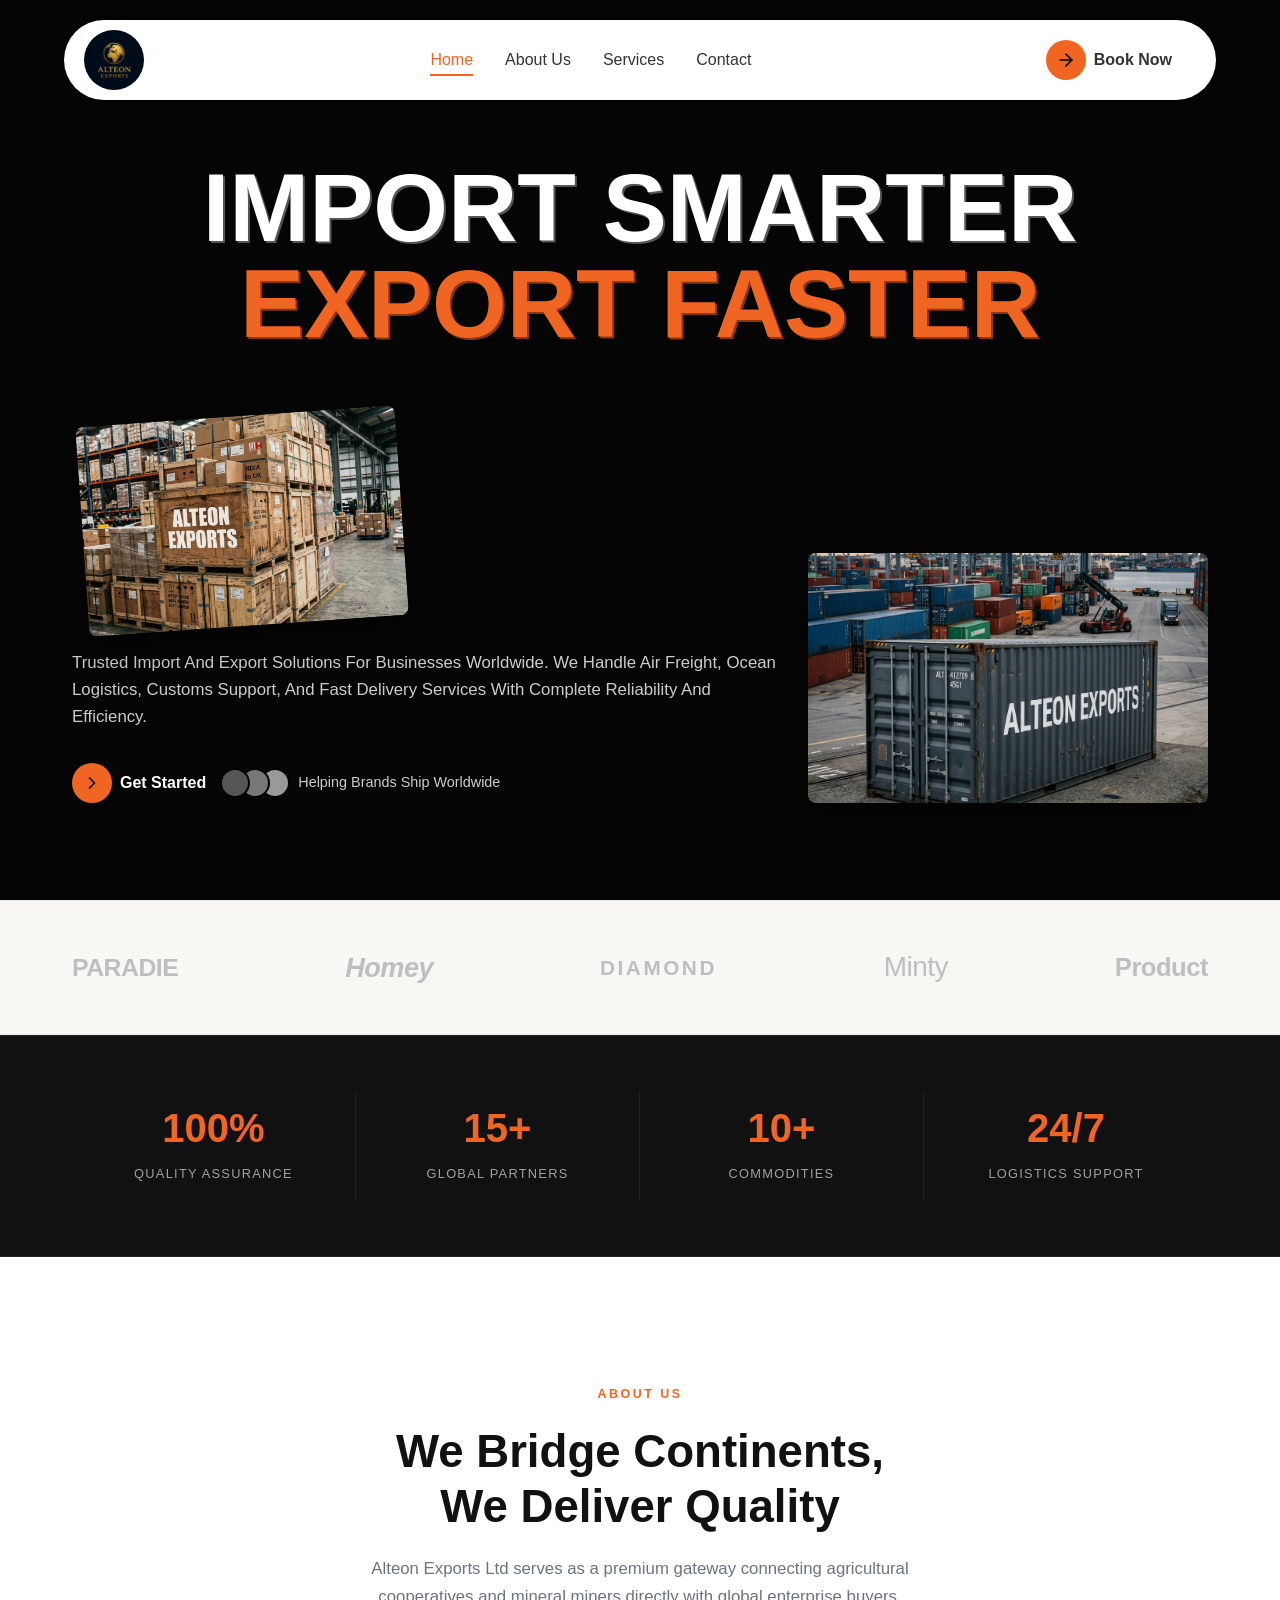
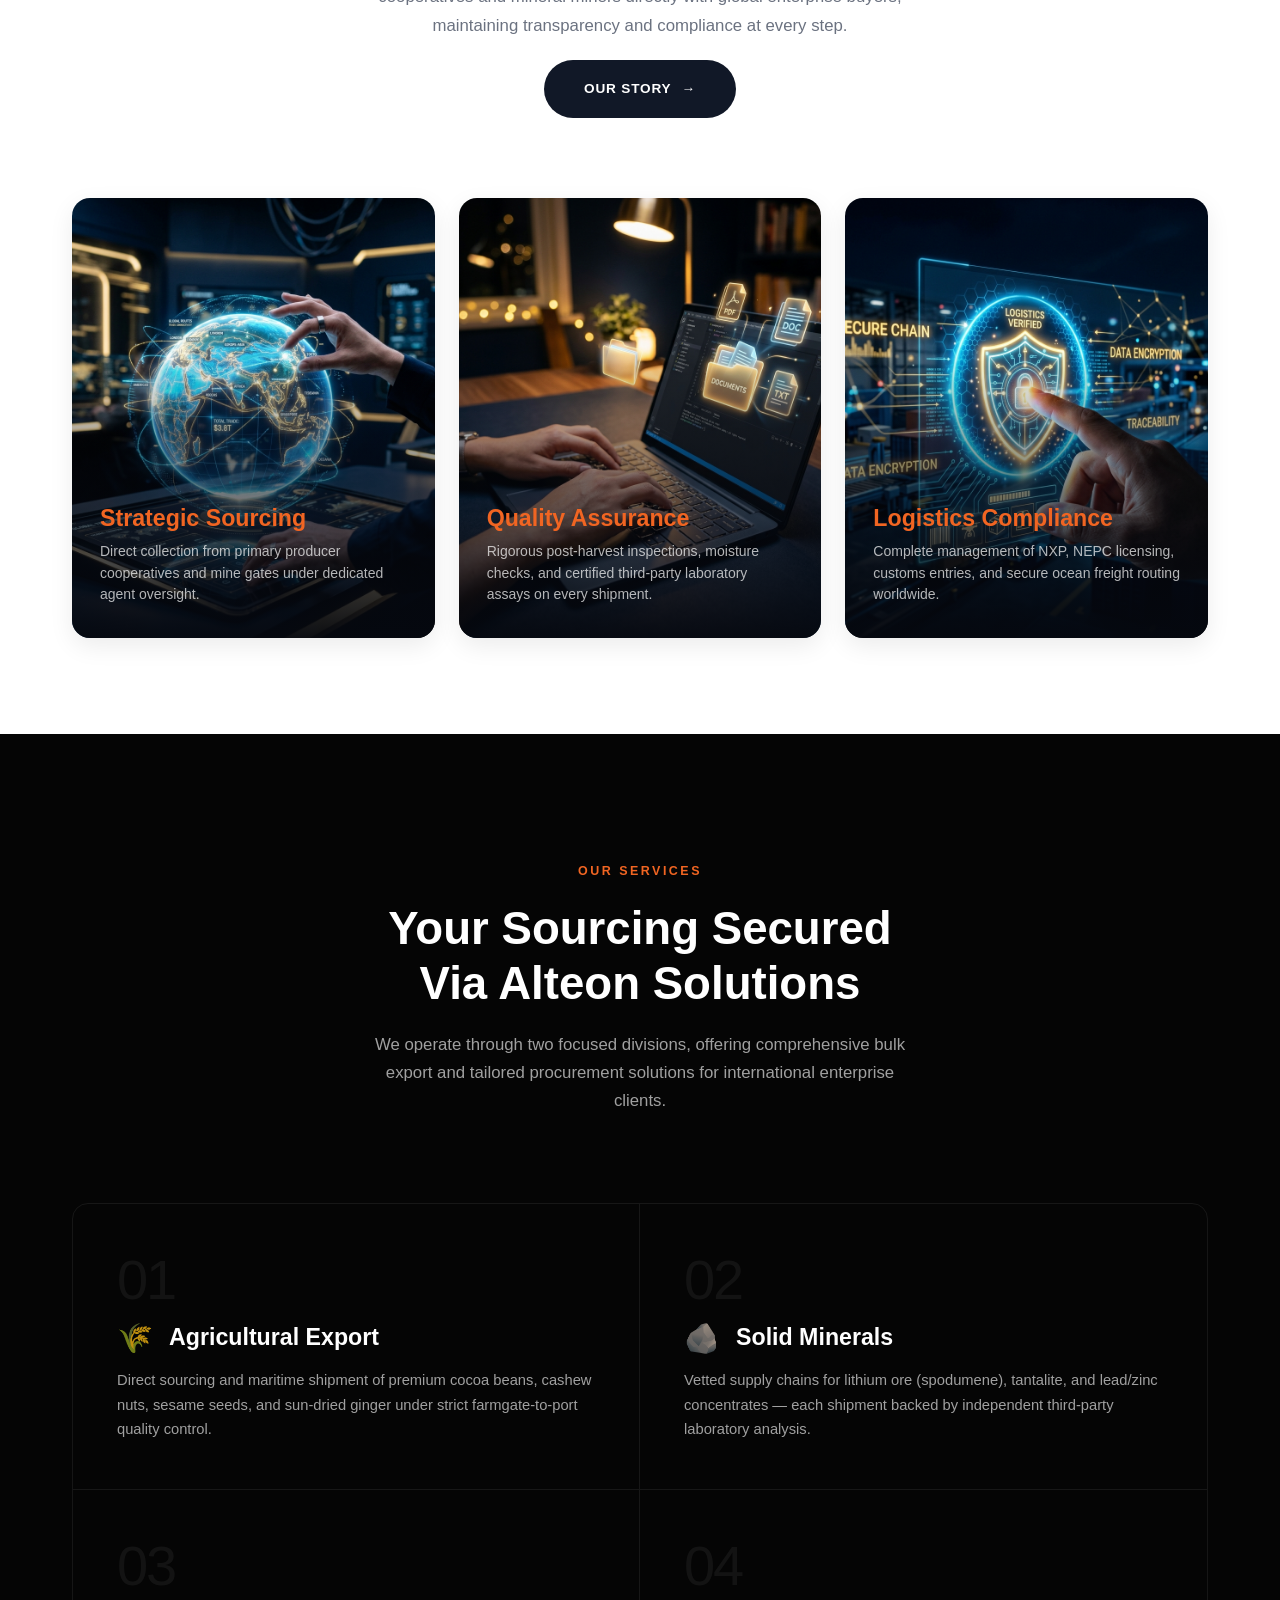
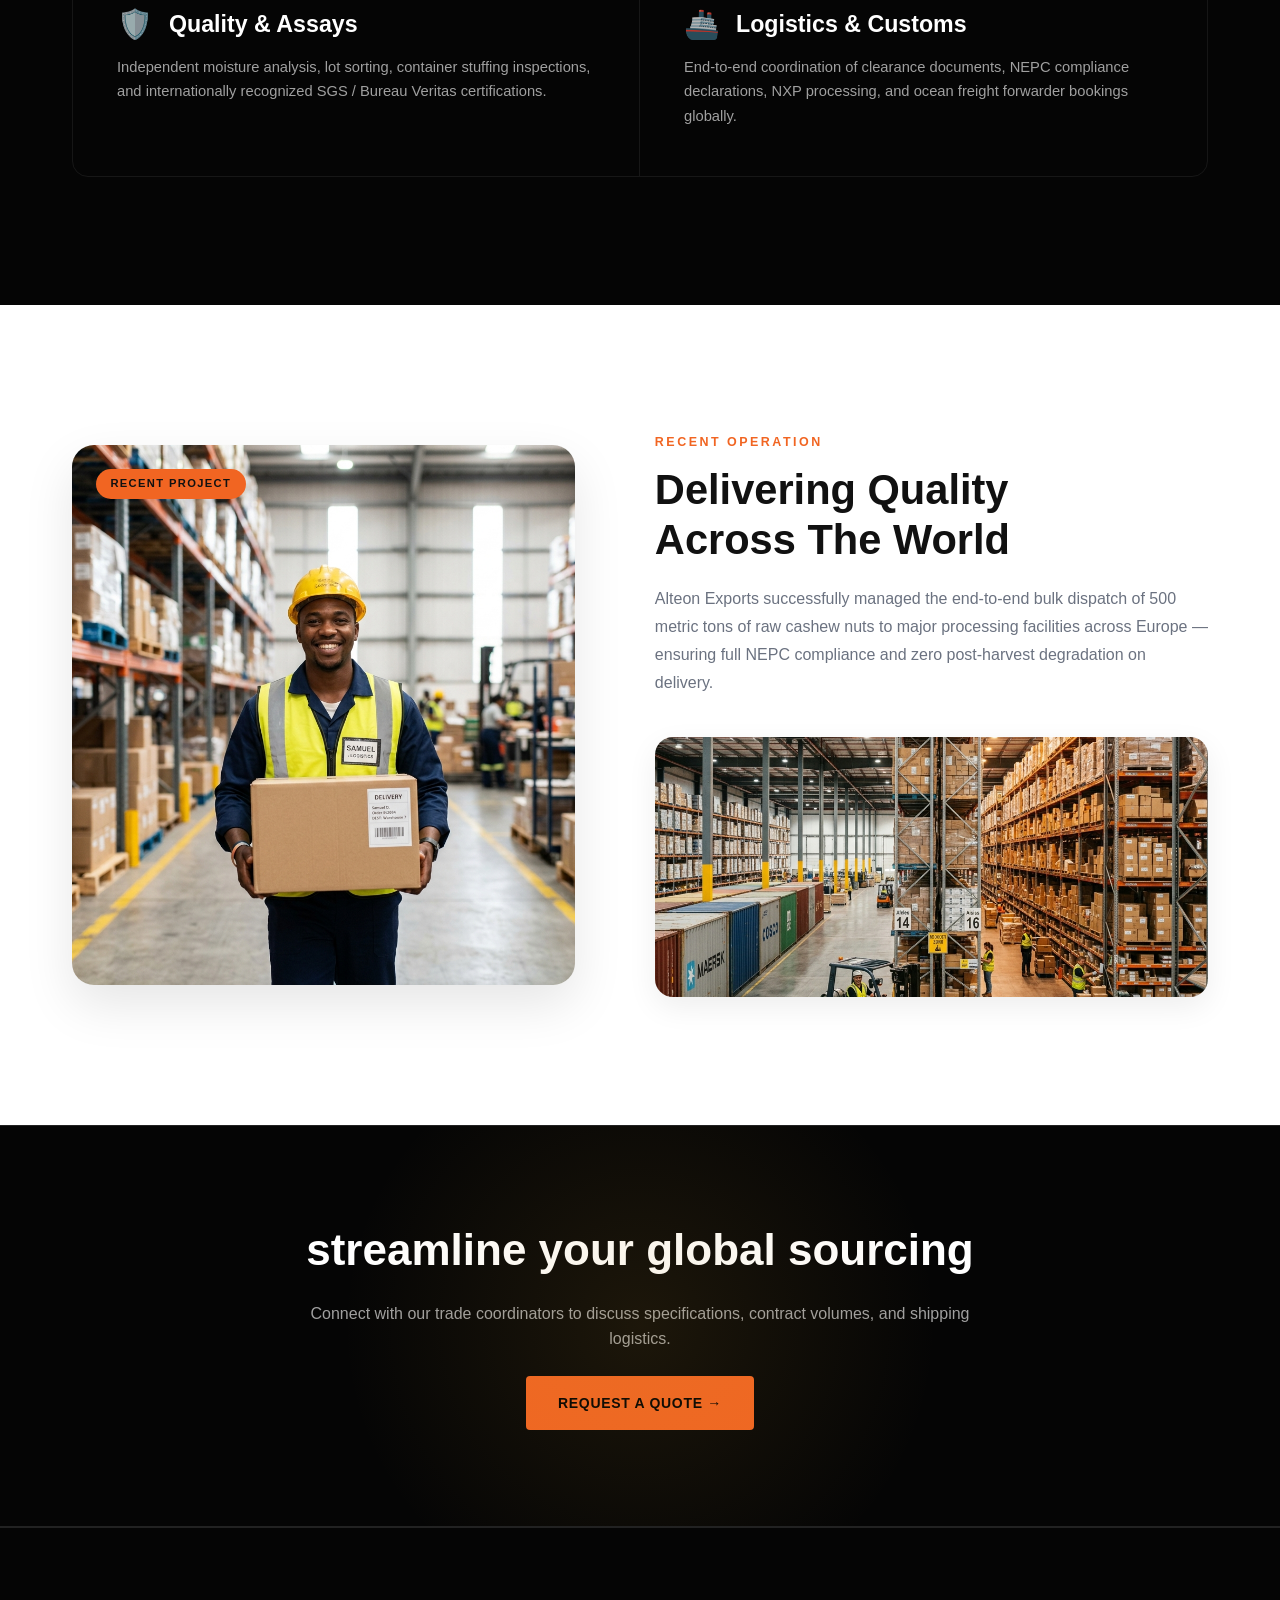
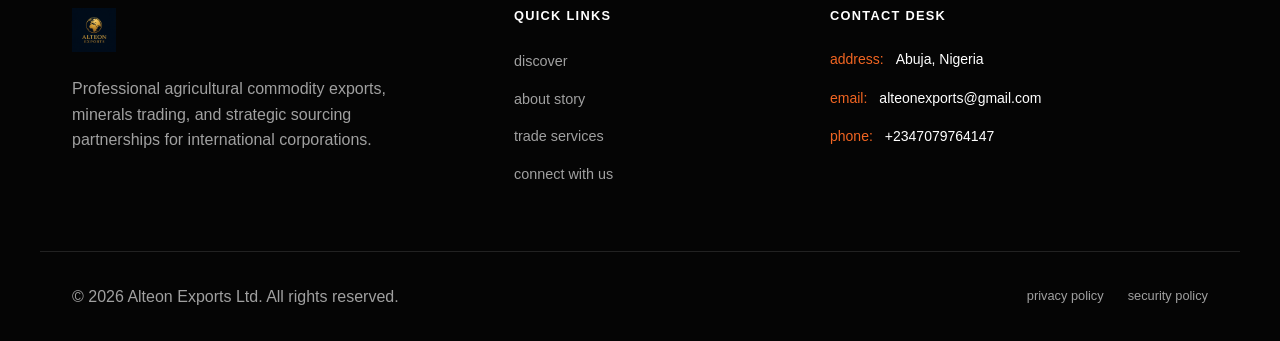
<file: index.html>
<!DOCTYPE html>
<html lang="en">

<head>
  <meta charset="UTF-8">
  <meta name="viewport" content="width=device-width, initial-scale=1.0">
  <title>Alteon Exports Ltd | Agricultural Commodities &amp; Minerals Trade</title>
  <meta name="description"
    content="Alteon Exports Ltd is a leading global procurement partner and exporter of high-quality raw agricultural materials and solid minerals from Nigeria.">

  <!-- Open Graph / Social Media Cards -->
  <meta property="og:title" content="Alteon Exports Ltd | Global Trade Partner">
  <meta property="og:description"
    content="Strategic global sourcing, manufacturer procurement, raw agricultural commodities, and solid mineral export solutions from Nigeria.">
  <meta property="og:type" content="website">
  <meta property="og:url" content="https://www.alteonexports.com/">
  <meta property="og:image" content="assets/logo.png">

  <!-- Canonical & Security Baseline -->
  <link rel="canonical" href="https://www.alteonexports.com/">
  <meta http-equiv="Content-Security-Policy"
    content="default-src 'self'; script-src 'self' 'sha256-5x9NrHytWgZO8uLjVEl2vetLKTkoj9x/YQ1RehA9EgM='; style-src 'self' 'unsafe-inline' https://fonts.googleapis.com; font-src 'self' https://fonts.gstatic.com data:; img-src 'self' data: https:; connect-src 'self' https:; frame-ancestors 'none'; form-action 'self' https:; base-uri 'self'; object-src 'none'; upgrade-insecure-requests;">
  <meta http-equiv="X-Content-Type-Options" content="nosniff">
  <meta http-equiv="Referrer-Policy" content="strict-origin-when-cross-origin">
  <meta http-equiv="Permissions-Policy"
    content="accelerometer=(), autoplay=(), camera=(), display-capture=(), encrypted-media=(), fullscreen=(self), geolocation=(), gyroscope=(), magnetometer=(), microphone=(), midi=(), payment=(), picture-in-picture=(), publickey-credentials-get=(), screen-wake-lock=(), sync-xhr=(self), usb=(), xr-spatial-tracking=(), browsing-topics=()">

  <!-- Style Sheets & Fonts -->
  <link rel="stylesheet" href="css/style.css">

  <!-- Schema.org Organization Data -->
  <script type="application/ld+json">
  {
    "@context": "https://schema.org",
    "@type": "Organization",
    "name": "Alteon Exports Ltd",
    "url": "https://www.alteonexports.com/",
    "logo": "https://www.alteonexports.com/assets/logo.png",
    "sameAs": [],
    "contactPoint": {
      "@type": "ContactPoint",
      "contactType": "Sales & Sourcing",
      "email": "info@alteonexports.com"
    }
  }
  </script>
</head>

<body>

  <!-- Accessible Skip Navigation Link -->
  <a href="#main-content" class="skip-link">Skip to main content</a>

  <!-- Header / Navigation Bar -->
  <header>
    <div class="container nav-wrapper">
      <a href="index.html" class="logo-container" aria-label="Alteon Exports Home">
        <img src="assets/logo.png" alt="Alteon Exports Ltd logo (Globe and Serif Typography)">
      </a>

      <nav aria-label="Main Navigation">
        <ul class="nav-list">
          <li><a href="index.html" class="nav-link active">Home</a></li>
          <li><a href="about.html" class="nav-link">About Us</a></li>
          <li><a href="services.html" class="nav-link">Services</a></li>
          <li><a href="contact.html" class="nav-link">Contact</a></li>
        </ul>
      </nav>

      <a href="contact.html" class="nav-cta">
        <div class="arrow-circle">
          <svg width="20" height="20" viewBox="0 0 24 24" fill="none" stroke="currentColor" stroke-width="2"
            stroke-linecap="round" stroke-linejoin="round">
            <line x1="5" y1="12" x2="19" y2="12"></line>
            <polyline points="12 5 19 12 12 19"></polyline>
          </svg>
        </div>
        Book Now
      </a>

      <button class="hamburger" aria-label="Toggle mobile menu" aria-controls="mobile-nav" aria-expanded="false">
        <span></span>
        <span></span>
        <span></span>
      </button>
    </div>
  </header>

  <!-- Mobile Slide-out Navigation Panel -->
  <div class="mobile-menu-backdrop" aria-hidden="true"></div>
  <nav id="mobile-nav" class="mobile-nav-panel" aria-label="Mobile Navigation">
    <ul class="mobile-nav-list">
      <li><a href="index.html" class="mobile-nav-link active">Home</a></li>
      <li><a href="about.html" class="mobile-nav-link">About Us</a></li>
      <li><a href="services.html" class="mobile-nav-link">Services</a></li>
      <li><a href="contact.html" class="mobile-nav-link">Contact</a></li>
    </ul>
    <a href="contact.html" class="btn btn-primary mobile-nav-cta">Get in Touch</a>
  </nav>

  <!-- Main Content Body -->
  <main id="main-content">

    <!-- Hero Section -->
    <section class="hero-new" aria-labelledby="hero-title">
      <div class="hero-main-container">

        <h1 id="hero-title" class="hero-main-title">
          <span class="hero-word-white">IMPORT SMARTER</span><br>
          <span class="hero-word-orange">EXPORT FASTER</span>
        </h1>

        <div class="hero-bottom-row">
          <!-- Left column: image + text -->
          <div class="hero-left-col">
            <div class="import-image-wrapper hero-img-import">
              <img src="assets/import_goods.png" alt="Import goods with Alteon Exports branding">
              <div class="import-overlay">IMPORT</div>
            </div>

            <div class="hero-text-block">
              <p class="hero-tagline">
                Trusted Import And Export Solutions For Businesses Worldwide. We Handle Air Freight, Ocean Logistics,
                Customs Support, And Fast Delivery Services With Complete Reliability And Efficiency.
              </p>
              <div class="hero-cta-row">
                <a href="services.html" class="hero-get-started">
                  <div class="hero-arrow-circle">
                    <svg width="20" height="20" viewBox="0 0 24 24" fill="none" stroke="currentColor" stroke-width="2"
                      stroke-linecap="round" stroke-linejoin="round">
                      <polyline points="9 18 15 12 9 6"></polyline>
                    </svg>
                  </div>
                  Get Started
                </a>
                <div class="hero-avatars">
                  <div class="hero-avatar-stack">
                    <div class="avatar av1"></div>
                    <div class="avatar av2"></div>
                    <div class="avatar av3"></div>
                  </div>
                  <span>Helping Brands Ship Worldwide</span>
                </div>
              </div>
            </div>
          </div>

          <!-- Right column: export image -->
          <div class="export-image-wrapper hero-img-export">
            <img src="assets/export_container.png" alt="Export container with Alteon Exports branding">
            <div class="export-overlay">EXPORT</div>
          </div>
        </div>

      </div>
    </section>

    <!-- Partner Logos Bar -->
    <section class="partner-logos-bar" aria-label="Key Trade Partners">
      <div class="container logos-container">
        <span class="partner-logo">PARADIE</span>
        <span class="partner-logo">Homey</span>
        <span class="partner-logo">DIAMOND</span>
        <span class="partner-logo">Minty</span>
        <span class="partner-logo">Product</span>
      </div>
    </section>

    <!-- Stats Strip -->
    <section class="stats-strip-new" aria-label="Key Performance Statistics">
      <div class="container">
        <div class="stat-grid">
          <div class="stat-item">
            <span class="stat-number">100%</span>
            <span class="stat-label">Quality Assurance</span>
          </div>
          <div class="stat-item">
            <span class="stat-number">15+</span>
            <span class="stat-label">Global Partners</span>
          </div>
          <div class="stat-item">
            <span class="stat-number">10+</span>
            <span class="stat-label">Commodities</span>
          </div>
          <div class="stat-item">
            <span class="stat-number">24/7</span>
            <span class="stat-label">Logistics Support</span>
          </div>
        </div>
      </div>
    </section>

    <!-- About Section -->
    <section class="about-section-new" aria-labelledby="about-heading">
      <div class="container">
        <div class="about-header-new">
          <span class="section-label-new">About us</span>
          <h2 id="about-heading" class="about-title-new">We Bridge Continents,<br>We Deliver Quality</h2>
          <p class="about-desc-new">
            Alteon Exports Ltd serves as a premium gateway connecting agricultural cooperatives and mineral miners
            directly with global enterprise buyers, maintaining transparency and compliance at every step.
          </p>
          <a href="about.html" class="btn-dark-pill">Our Story <span class="arrow">&rarr;</span></a>
        </div>

        <div class="about-cards-grid">
          <div class="about-card">
            <img src="assets/about_globe.png" alt="Strategic Sourcing visualization">
            <div class="about-card-overlay">
              <h3 class="about-card-title">Strategic Sourcing</h3>
              <p class="about-card-desc">Direct collection from primary producer cooperatives and mine gates under
                dedicated agent oversight.</p>
            </div>
          </div>

          <div class="about-card">
            <img src="assets/about_laptop.png" alt="Quality Assurance visualization">
            <div class="about-card-overlay">
              <h3 class="about-card-title">Quality Assurance</h3>
              <p class="about-card-desc">Rigorous post-harvest inspections, moisture checks, and certified third-party
                laboratory assays on every shipment.</p>
            </div>
          </div>

          <div class="about-card">
            <img src="assets/about_shield.png" alt="Logistics Compliance visualization">
            <div class="about-card-overlay">
              <h3 class="about-card-title">Logistics Compliance</h3>
              <p class="about-card-desc">Complete management of NXP, NEPC licensing, customs entries, and secure ocean
                freight routing worldwide.</p>
            </div>
          </div>
        </div>
      </div>
    </section>

    <!-- Services Section -->
    <section class="services-section-new" aria-labelledby="services-heading">
      <div class="container">
        <div class="services-header-new">
          <span class="section-label-new">our services</span>
          <h2 id="services-heading" class="services-title-new">Your Sourcing Secured<br>Via Alteon Solutions</h2>
          <p class="services-subtitle-new">
            We operate through two focused divisions, offering comprehensive bulk export and tailored procurement
            solutions for international enterprise clients.
          </p>
        </div>

        <div class="services-grid-new">
          <div class="service-card-new">
            <span class="service-card-new-num">01</span>
            <div class="service-card-new-header">
              <span class="service-card-new-icon">🌾</span>
              <h3 class="service-card-new-title">Agricultural Export</h3>
            </div>
            <p class="service-card-new-desc">
              Direct sourcing and maritime shipment of premium cocoa beans, cashew nuts, sesame seeds, and sun-dried
              ginger under strict farmgate-to-port quality control.
            </p>
          </div>

          <div class="service-card-new">
            <span class="service-card-new-num">02</span>
            <div class="service-card-new-header">
              <span class="service-card-new-icon">🪨</span>
              <h3 class="service-card-new-title">Solid Minerals</h3>
            </div>
            <p class="service-card-new-desc">
              Vetted supply chains for lithium ore (spodumene), tantalite, and lead/zinc concentrates — each shipment
              backed by independent third-party laboratory analysis.
            </p>
          </div>

          <div class="service-card-new">
            <span class="service-card-new-num">03</span>
            <div class="service-card-new-header">
              <span class="service-card-new-icon">🛡️</span>
              <h3 class="service-card-new-title">Quality &amp; Assays</h3>
            </div>
            <p class="service-card-new-desc">
              Independent moisture analysis, lot sorting, container stuffing inspections, and internationally recognized
              SGS / Bureau Veritas certifications.
            </p>
          </div>

          <div class="service-card-new">
            <span class="service-card-new-num">04</span>
            <div class="service-card-new-header">
              <span class="service-card-new-icon">🚢</span>
              <h3 class="service-card-new-title">Logistics &amp; Customs</h3>
            </div>
            <p class="service-card-new-desc">
              End-to-end coordination of clearance documents, NEPC compliance declarations, NXP processing, and ocean
              freight forwarder bookings globally.
            </p>
          </div>
        </div>
      </div>
    </section>

    <!-- Recent Operations Section -->
    <section class="recent-project-section" aria-labelledby="project-heading">
      <div class="container recent-project-grid">
        <div class="recent-project-img-left">
          <img src="assets/worker_cargo.png" alt="Logistics handler carrying a delivery package">
        </div>
        <div class="recent-project-content-right">
          <div class="project-header">
            <span class="section-label-new">Recent Operation</span>
            <h2 id="project-heading" class="project-title-new">Delivering Quality<br>Across The World</h2>
            <p class="recent-project-desc">
              Alteon Exports successfully managed the end-to-end bulk dispatch of 500 metric tons of raw cashew nuts to
              major processing facilities across Europe — ensuring full NEPC compliance and zero post-harvest
              degradation on delivery.
            </p>
          </div>
          <div class="recent-project-img-sub">
            <img src="assets/warehouse_interior.png" alt="Modern logistics warehouse interior with shelves">
          </div>
        </div>
      </div>
    </section>

    <!-- CTA Banner -->
    <section class="section-padding cta-banner-section" aria-labelledby="cta-home-heading">
      <div class="container">
        <div class="cta-banner-content">
          <h2 id="cta-home-heading" class="cta-banner-title">streamline your global sourcing</h2>
          <p>Connect with our trade coordinators to discuss specifications, contract volumes, and shipping logistics.
          </p>
          <a href="contact.html" class="btn btn-primary">Request a Quote &rarr;</a>
        </div>
      </div>
    </section>

  </main>

  <!-- Footer -->
  <footer>
    <div class="container footer-grid">
      <div class="footer-brand">
        <img src="assets/logo.png" alt="Alteon Exports Ltd Logo">
        <p class="footer-desc">Professional agricultural commodity exports, minerals trading, and strategic sourcing
          partnerships for international corporations.</p>
      </div>

      <div>
        <h3 class="footer-heading">quick links</h3>
        <ul class="footer-links">
          <li><a href="index.html">discover</a></li>
          <li><a href="about.html">about story</a></li>
          <li><a href="services.html">trade services</a></li>
          <li><a href="contact.html">connect with us</a></li>
        </ul>
      </div>

      <div>
        <h3 class="footer-heading">contact desk</h3>
        <ul class="footer-contact-list">
          <li class="footer-contact-item">
            <span>address:</span>
            <span>Abuja, Nigeria</span>
          </li>
          <li class="footer-contact-item">
            <span>email:</span>
            <a href="mailto:alteonexports@gmail.com">alteonexports@gmail.com</a>
          </li>
          <li class="footer-contact-item">
            <span>phone:</span>
            <a href="tel:+2347079764147">+2347079764147</a>
          </li>
        </ul>
      </div>
    </div>

    <div class="container footer-bottom">
      <p>&copy; 2026 Alteon Exports Ltd. All rights reserved.</p>
      <div class="footer-legal-links">
        <a href="privacy-policy.html">privacy policy</a>
        <a href="SECURITY.md">security policy</a>
      </div>
    </div>
  </footer>

  <script src="js/script.js"></script>
</body>

</html>
</file>
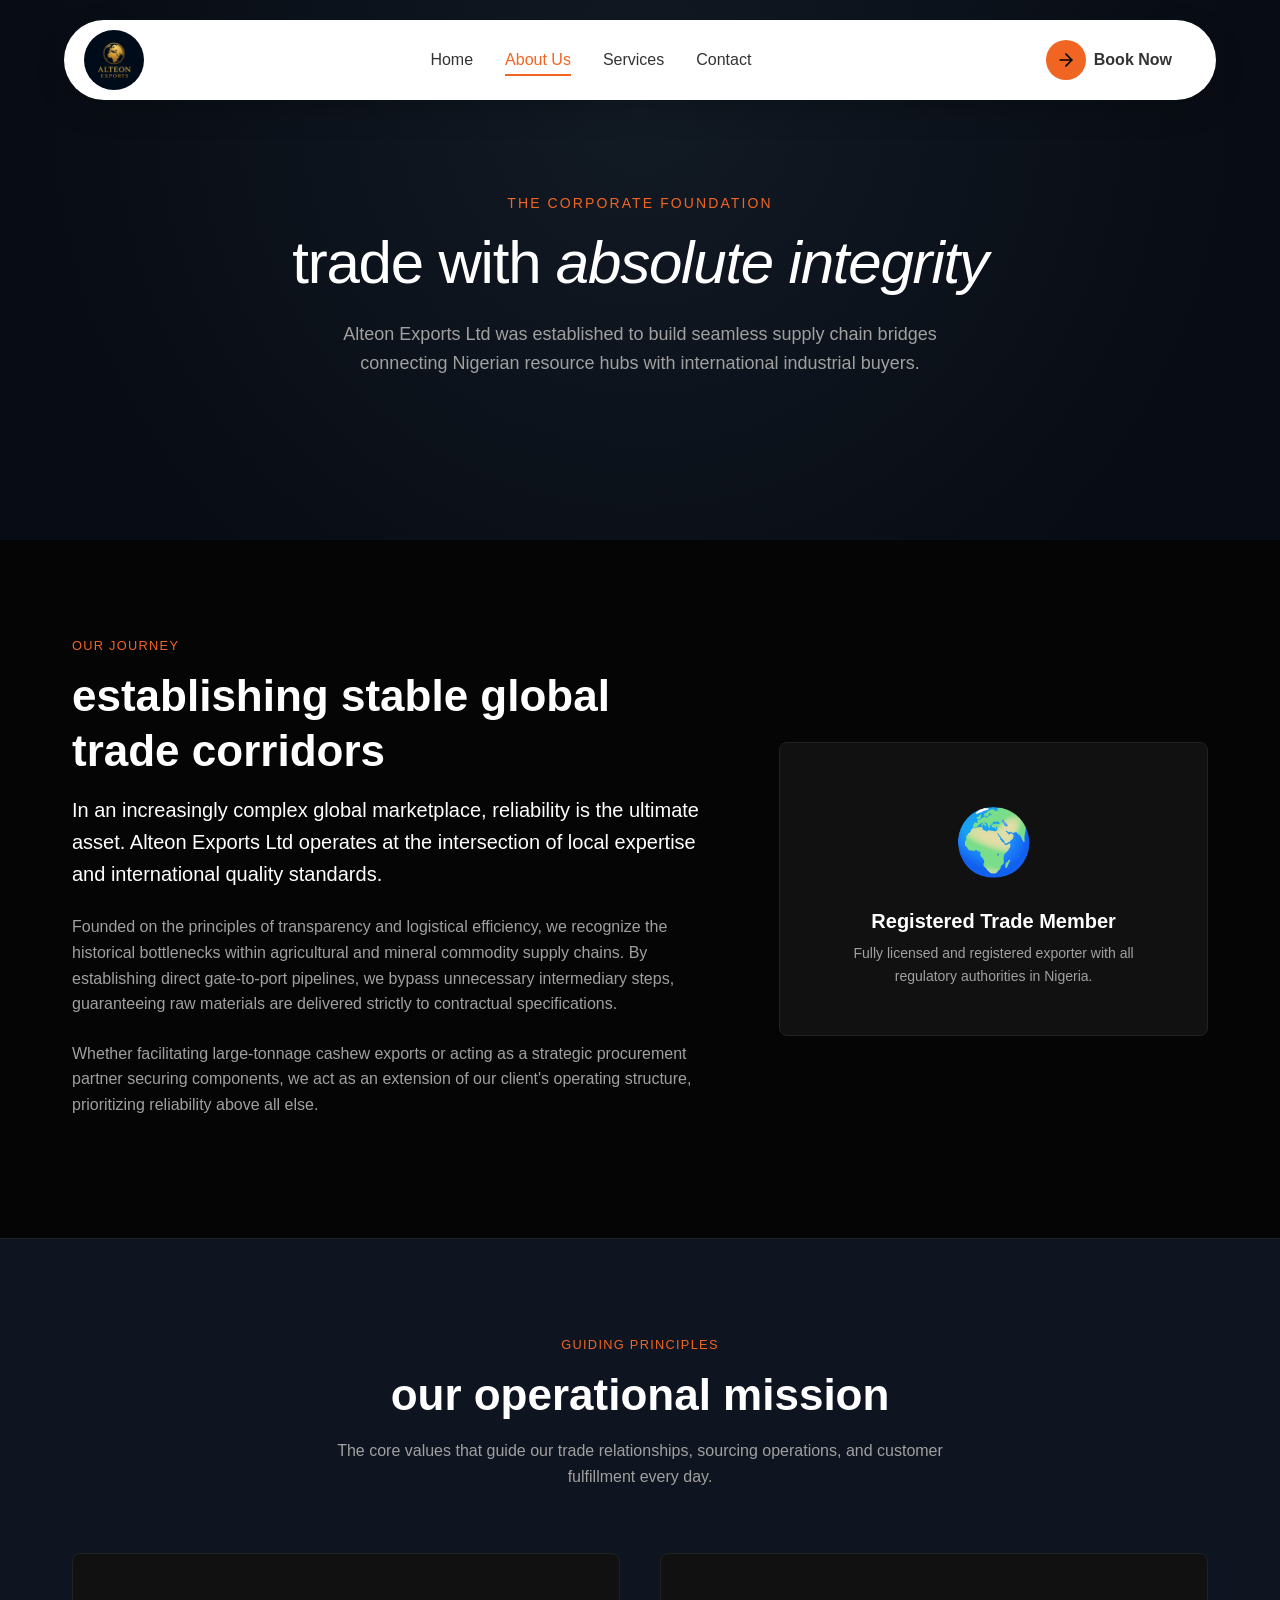
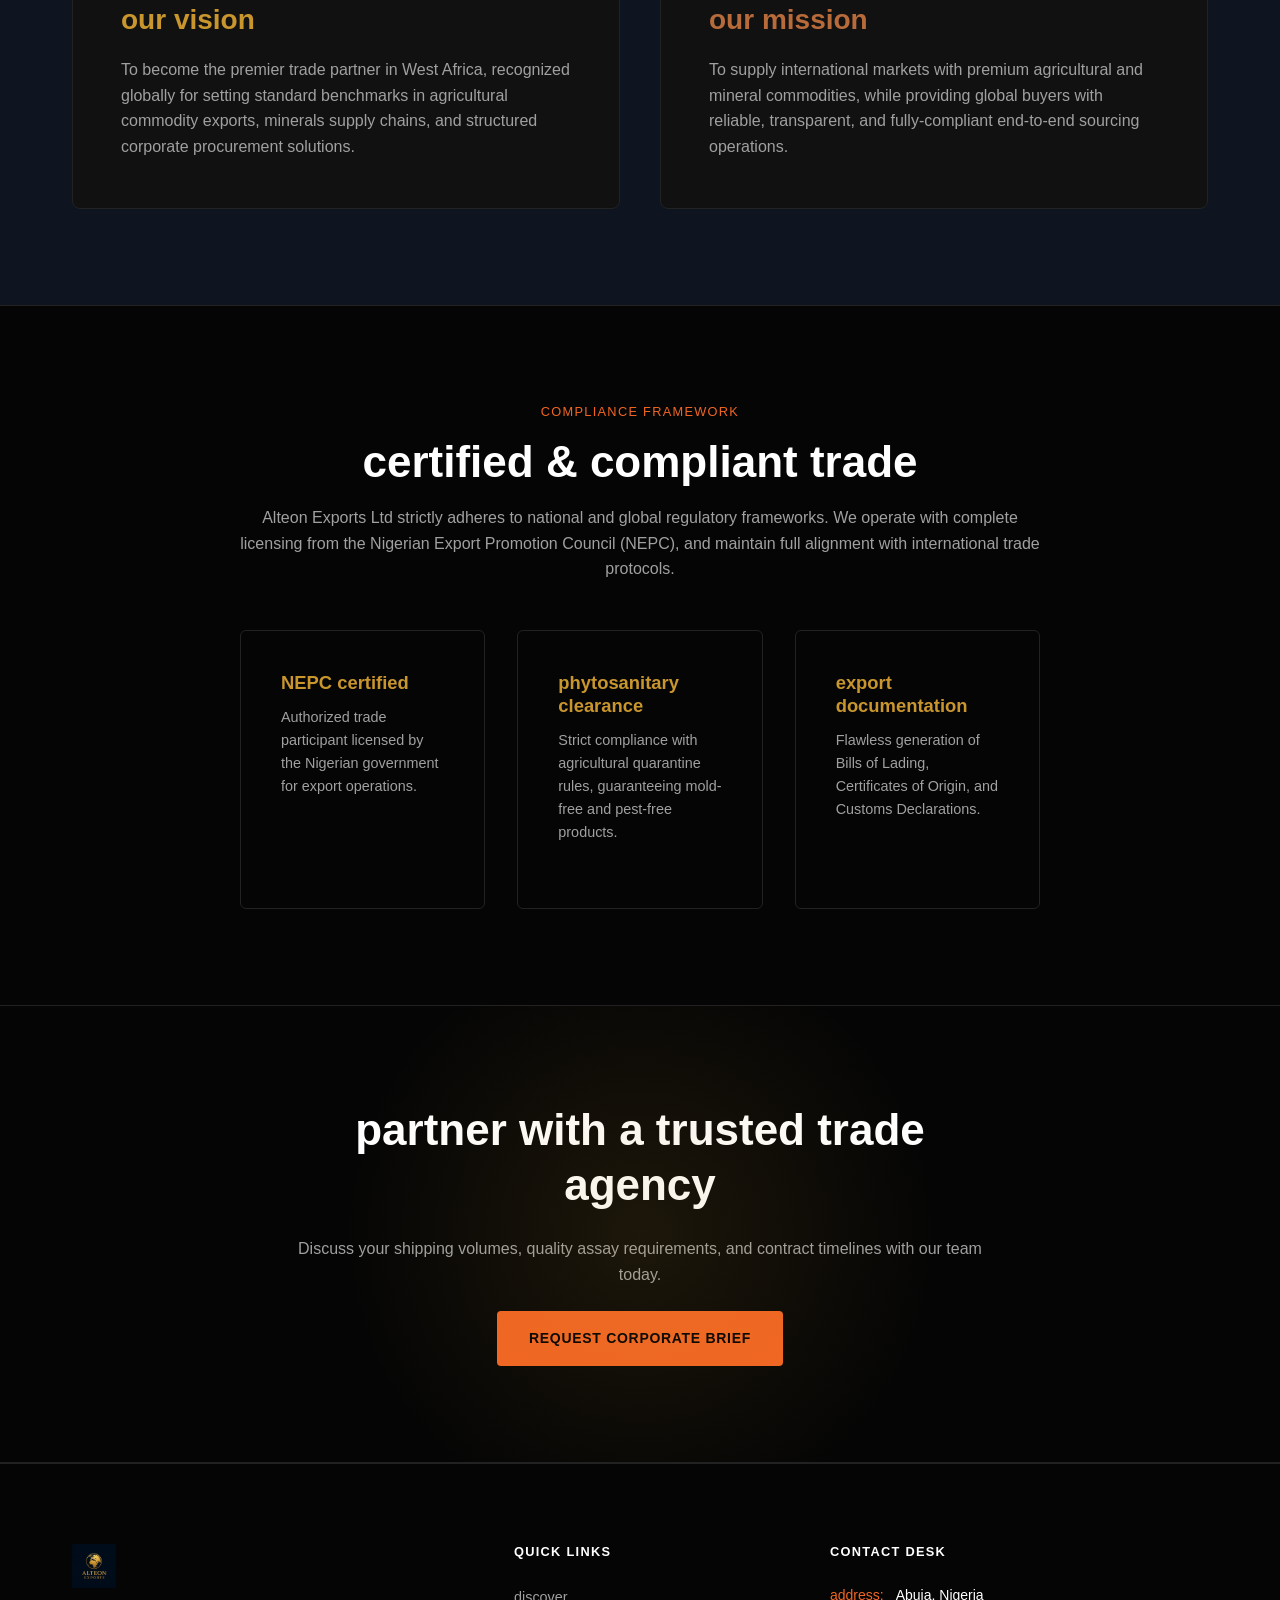
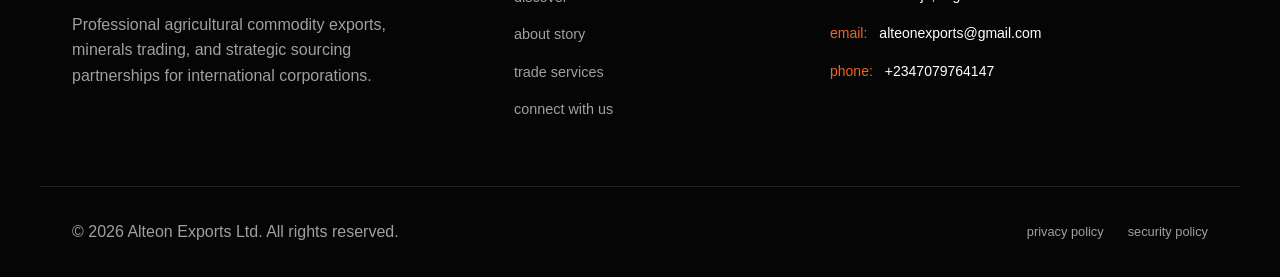
<file: about.html>
<!DOCTYPE html>
<html lang="en">
<head>
  <meta charset="UTF-8">
  <meta name="viewport" content="width=device-width, initial-scale=1.0">
  <title>About Alteon Exports | Corporate Story & Trade Integrity</title>
  <meta name="description" content="Learn about Alteon Exports Ltd, our corporate founding story, core mission, vision, values, and our absolute commitment to international trade integrity.">
  
  <!-- Open Graph / Social Media Cards -->
  <meta property="og:title" content="About Alteon Exports | Corporate Story & Trade Integrity">
  <meta property="og:description" content="Discover our mission, organizational principles, and rigorous compliance benchmarks in raw agricultural and mineral trade.">
  <meta property="og:type" content="website">
  <meta property="og:url" content="https://www.alteonexports.com/about.html">
  <meta property="og:image" content="assets/logo.png">

  <!-- Canonical & Security Baseline -->
  <link rel="canonical" href="https://www.alteonexports.com/about.html">
  <meta http-equiv="Content-Security-Policy"
    content="default-src 'self'; script-src 'self'; style-src 'self' 'unsafe-inline' https://fonts.googleapis.com; font-src 'self' https://fonts.gstatic.com data:; img-src 'self' data: https:; connect-src 'self' https:; frame-ancestors 'none'; form-action 'self' https:; base-uri 'self'; object-src 'none'; upgrade-insecure-requests;">
  <meta http-equiv="X-Content-Type-Options" content="nosniff">
  <meta http-equiv="Referrer-Policy" content="strict-origin-when-cross-origin">
  <meta http-equiv="Permissions-Policy"
    content="accelerometer=(), autoplay=(), camera=(), display-capture=(), encrypted-media=(), fullscreen=(self), geolocation=(), gyroscope=(), magnetometer=(), microphone=(), midi=(), payment=(), picture-in-picture=(), publickey-credentials-get=(), screen-wake-lock=(), sync-xhr=(self), usb=(), xr-spatial-tracking=(), browsing-topics=()">

  <!-- Style Sheets & Fonts -->
  <link rel="stylesheet" href="css/style.css">
</head>
<body>

  <!-- Accessible Skip Navigation Link -->
  <a href="#main-content" class="skip-link">Skip to main content</a>

  <!-- Header / Navigation Bar -->
  <header>
    <div class="container nav-wrapper">
      <a href="index.html" class="logo-container" aria-label="Alteon Exports Home">
        <img src="assets/logo.png" alt="Alteon Exports Ltd logo (Globe and Serif Typography)">
      </a>
      
      <nav aria-label="Main Navigation">
        <ul class="nav-list">
          <li><a href="index.html" class="nav-link">Home</a></li>
          <li><a href="about.html" class="nav-link active">About Us</a></li>
          <li><a href="services.html" class="nav-link">Services</a></li>
          <li><a href="contact.html" class="nav-link">Contact</a></li>
        </ul>
      </nav>

      <a href="contact.html" class="nav-cta">
        <div class="arrow-circle">
          <svg width="20" height="20" viewBox="0 0 24 24" fill="none" stroke="currentColor" stroke-width="2"
            stroke-linecap="round" stroke-linejoin="round">
            <line x1="5" y1="12" x2="19" y2="12"></line>
            <polyline points="12 5 19 12 12 19"></polyline>
          </svg>
        </div>
        Book Now
      </a>

      <button class="hamburger" aria-label="Toggle mobile menu" aria-controls="mobile-nav" aria-expanded="false">
        <span></span>
        <span></span>
        <span></span>
      </button>
    </div>
  </header>

  <!-- Mobile Slide-out Navigation Panel -->
  <div class="mobile-menu-backdrop" aria-hidden="true"></div>
  <nav id="mobile-nav" class="mobile-nav-panel" aria-label="Mobile Navigation">
    <ul class="mobile-nav-list">
      <li><a href="index.html" class="mobile-nav-link">Home</a></li>
      <li><a href="about.html" class="mobile-nav-link active">About Us</a></li>
      <li><a href="services.html" class="mobile-nav-link">Services</a></li>
      <li><a href="contact.html" class="mobile-nav-link">Contact</a></li>
    </ul>
    <a href="contact.html" class="btn btn-primary mobile-nav-cta">Get in Touch</a>
  </nav>

  <!-- Main Content Body -->
  <main id="main-content">
    
    <!-- Hero / Banner Section -->
    <section class="hero hero-centered" style="min-height: 60vh; padding-top: 190px; padding-bottom: 120px; background: radial-gradient(circle at 50% 20%, #121a24 0%, var(--bg-navy-dark) 80%);">
      <div class="container">
        <div class="hero-content" style="max-width: 700px; margin: 0 auto; text-align: center; align-items: center;">
          <span class="hero-subtitle">the corporate foundation</span>
          <h1 id="about-title" class="hero-title">trade with <span>absolute integrity</span></h1>
          <p class="hero-description" style="max-width: 600px;">
            Alteon Exports Ltd was established to build seamless supply chain bridges connecting Nigerian resource hubs with international industrial buyers.
          </p>
        </div>
      </div>
    </section>

    <!-- Company Story Section -->
    <section class="section-padding" aria-labelledby="story-heading">
      <div class="container story-grid">
        <div class="story-body">
          <span class="section-label">our journey</span>
          <h2 id="story-heading" class="section-title">establishing stable global trade corridors</h2>
          <p class="story-lead">
            In an increasingly complex global marketplace, reliability is the ultimate asset. Alteon Exports Ltd operates at the intersection of local expertise and international quality standards.
          </p>
          <p>
            Founded on the principles of transparency and logistical efficiency, we recognize the historical bottlenecks within agricultural and mineral commodity supply chains. By establishing direct gate-to-port pipelines, we bypass unnecessary intermediary steps, guaranteeing raw materials are delivered strictly to contractual specifications.
          </p>
          <p>
            Whether facilitating large-tonnage cashew exports or acting as a strategic procurement partner securing components, we act as an extension of our client's operating structure, prioritizing reliability above all else.
          </p>
        </div>

        <div class="story-card-visual" aria-hidden="true">
          <div class="story-badge-globe">🌍</div>
          <h3 style="font-size: 1.25rem; margin-bottom: 0.5rem;">Registered Trade Member</h3>
          <p style="font-size: 0.875rem;">Fully licensed and registered exporter with all regulatory authorities in Nigeria.</p>
        </div>
      </div>
    </section>

    <!-- Mission & Vision Cards Section -->
    <section class="section-padding" style="background-color: var(--bg-navy-raised); border-top: 1px solid var(--border-divider); border-bottom: 1px solid var(--border-divider);" aria-labelledby="mission-heading">
      <div class="container">
        <div class="section-header">
          <span class="section-label">guiding principles</span>
          <h2 id="mission-heading" class="section-title">our operational mission</h2>
          <p>The core values that guide our trade relationships, sourcing operations, and customer fulfillment every day.</p>
        </div>

        <div class="mission-grid">
          <article class="mission-card" aria-labelledby="vision-card-title">
            <h3 id="vision-card-title" class="division-title" style="color: var(--gold-accent);">our vision</h3>
            <p>
              To become the premier trade partner in West Africa, recognized globally for setting standard benchmarks in agricultural commodity exports, minerals supply chains, and structured corporate procurement solutions.
            </p>
          </article>

          <article class="mission-card" aria-labelledby="mission-card-title">
            <h3 id="mission-card-title" class="division-title" style="color: var(--copper-accent);">our mission</h3>
            <p>
              To supply international markets with premium agricultural and mineral commodities, while providing global buyers with reliable, transparent, and fully-compliant end-to-end sourcing operations.
            </p>
          </article>
        </div>
      </div>
    </section>

    <!-- Trade Integrity & Compliance -->
    <section class="section-padding" aria-labelledby="compliance-heading">
      <div class="container">
        <div class="story-body" style="max-width: 800px; margin: 0 auto; text-align: center;">
          <span class="section-label">compliance framework</span>
          <h2 id="compliance-heading" class="section-title">certified &amp; compliant trade</h2>
          <p style="margin-bottom: 2rem;">
            Alteon Exports Ltd strictly adheres to national and global regulatory frameworks. We operate with complete licensing from the Nigerian Export Promotion Council (NEPC), and maintain full alignment with international trade protocols.
          </p>
          
          <div class="why-grid" style="text-align: left; margin-top: 3rem;">
            <div class="why-card">
              <h3 style="font-size: 1.15rem; margin-bottom: 0.75rem; color: var(--gold-accent);">NEPC certified</h3>
              <p style="font-size: 0.9rem;">Authorized trade participant licensed by the Nigerian government for export operations.</p>
            </div>
            <div class="why-card">
              <h3 style="font-size: 1.15rem; margin-bottom: 0.75rem; color: var(--gold-accent);">phytosanitary clearance</h3>
              <p style="font-size: 0.9rem;">Strict compliance with agricultural quarantine rules, guaranteeing mold-free and pest-free products.</p>
            </div>
            <div class="why-card">
              <h3 style="font-size: 1.15rem; margin-bottom: 0.75rem; color: var(--gold-accent);">export documentation</h3>
              <p style="font-size: 0.9rem;">Flawless generation of Bills of Lading, Certificates of Origin, and Customs Declarations.</p>
            </div>
          </div>
        </div>
      </div>
    </section>

    <!-- Bottom Call-To-Action Banner -->
    <section class="section-padding cta-banner-section" aria-labelledby="cta-heading">
      <div class="container">
        <div class="cta-banner-content">
          <h2 id="cta-heading" class="cta-banner-title">partner with a trusted trade agency</h2>
          <p>Discuss your shipping volumes, quality assay requirements, and contract timelines with our team today.</p>
          <a href="contact.html" class="btn btn-primary">request corporate brief</a>
        </div>
      </div>
    </section>

  </main>

  <!-- Footer -->
  <footer>
    <div class="container footer-grid">
      <div class="footer-brand">
        <img src="assets/logo.png" alt="Alteon Exports Ltd Logo">
        <p class="footer-desc">Professional agricultural commodity exports, minerals trading, and strategic sourcing partnerships for international corporations.</p>
      </div>

      <div>
        <h3 class="footer-heading">quick links</h3>
        <ul class="footer-links">
          <li><a href="index.html">discover</a></li>
          <li><a href="about.html">about story</a></li>
          <li><a href="services.html">trade services</a></li>
          <li><a href="contact.html">connect with us</a></li>
        </ul>
      </div>

      <div>
        <h3 class="footer-heading">contact desk</h3>
        <ul class="footer-contact-list">
          <li class="footer-contact-item">
            <span>address:</span>
            <span>Abuja, Nigeria</span>
          </li>
          <li class="footer-contact-item">
            <span>email:</span>
            <a href="mailto:alteonexports@gmail.com">alteonexports@gmail.com</a>
          </li>
          <li class="footer-contact-item">
            <span>phone:</span>
            <a href="tel:+2347079764147">+2347079764147</a>
          </li>
        </ul>
      </div>
    </div>

    <div class="container footer-bottom">
      <p>&copy; 2026 Alteon Exports Ltd. All rights reserved.</p>
      <div class="footer-legal-links">
        <a href="privacy-policy.html">privacy policy</a>
        <a href="SECURITY.md">security policy</a>
      </div>
    </div>
  </footer>

  <script src="js/script.js"></script>
</body>
</html>
</file>
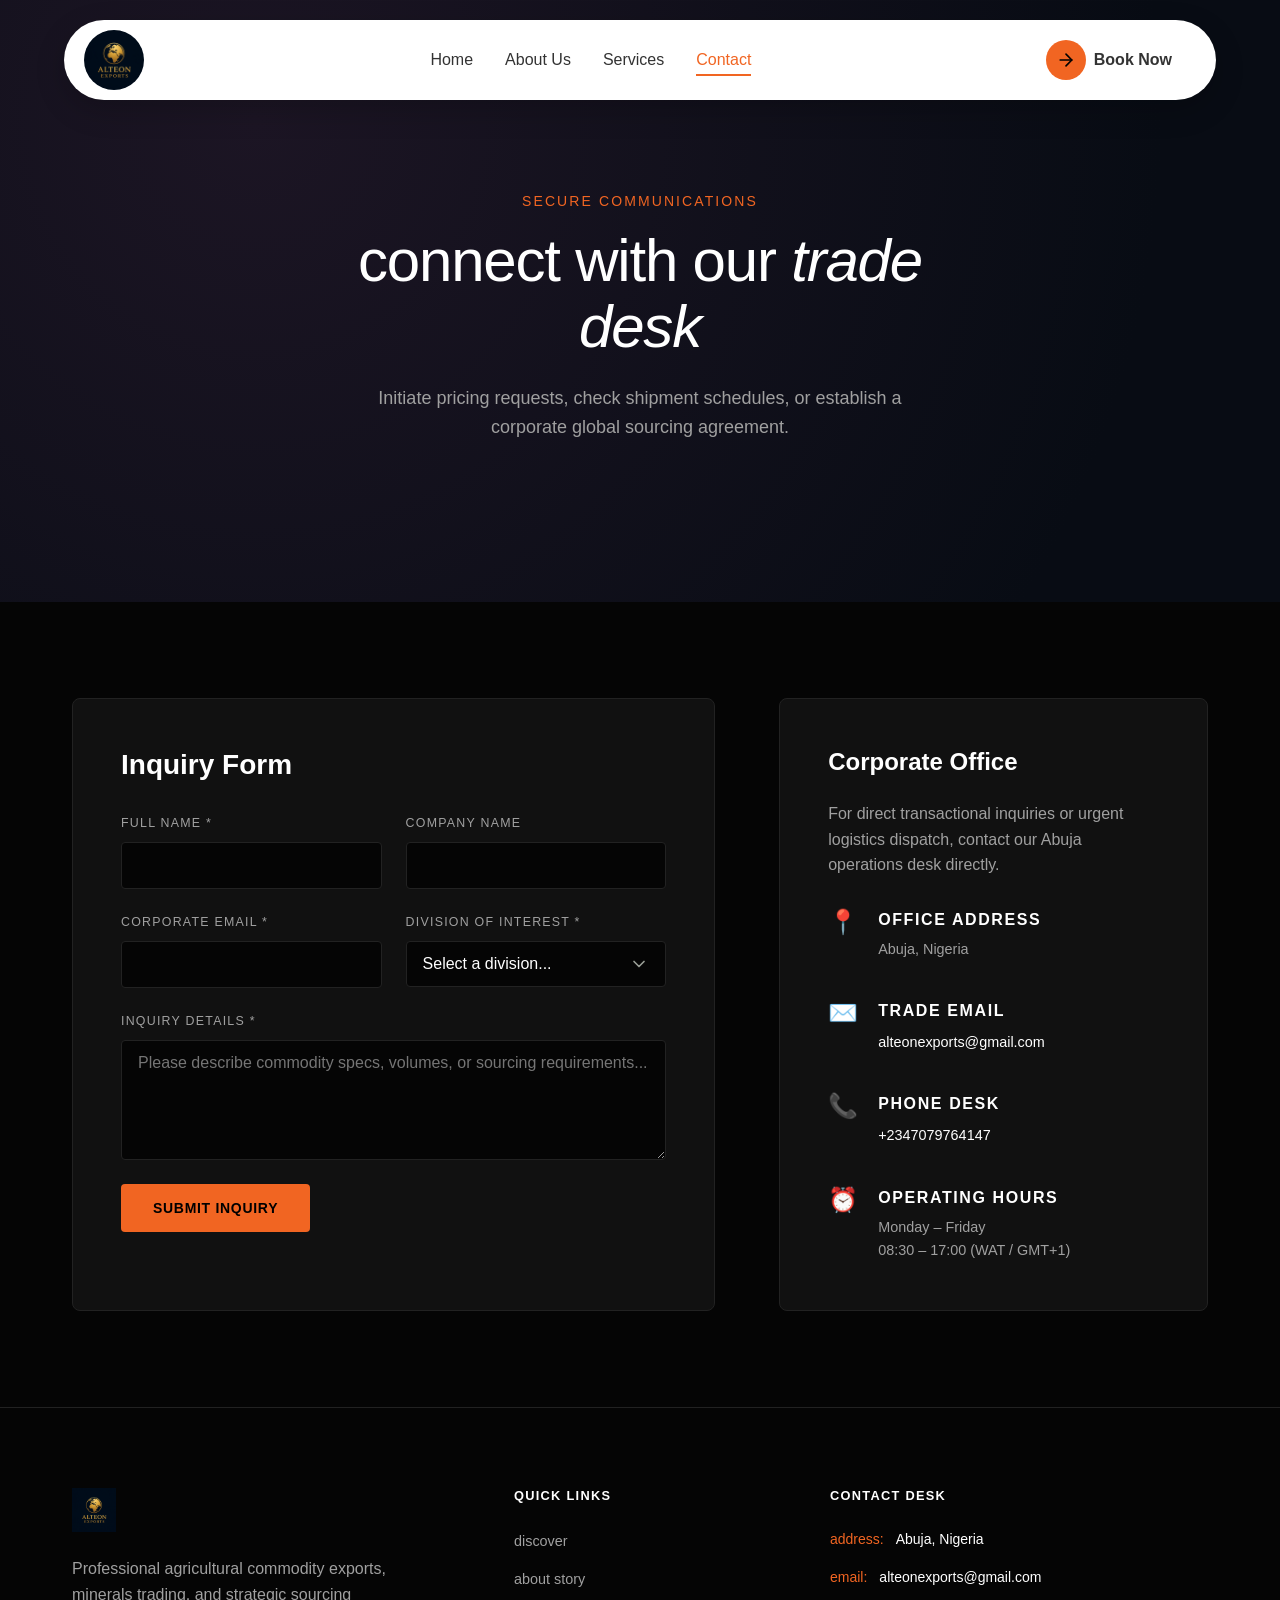
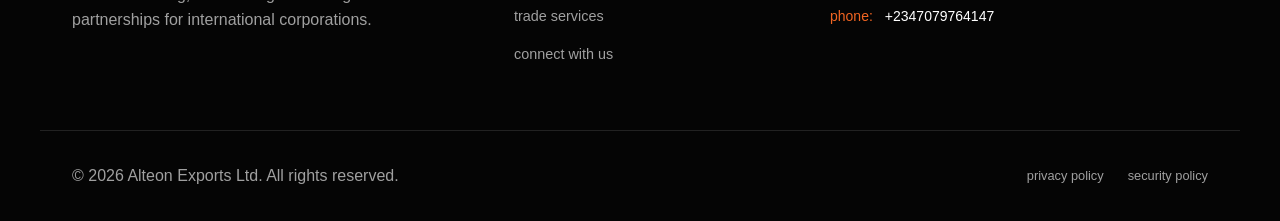
<file: contact.html>
<!DOCTYPE html>
<html lang="en">
<head>
  <meta charset="UTF-8">
  <meta name="viewport" content="width=device-width, initial-scale=1.0">
  <title>Connect With Us | Alteon Exports Trade Desk</title>
  <meta name="description" content="Get in touch with Alteon Exports Ltd. Submit a trade desk inquiry, request cargo quotations, or establish a procurement partnership.">
  
  <!-- Open Graph / Social Media Cards -->
  <meta property="og:title" content="Connect With Us | Alteon Exports Trade Desk">
  <meta property="og:description" content="Reach our offices in Abuja. Submit a query via our secure, accessible B2B trade form.">
  <meta property="og:type" content="website">
  <meta property="og:url" content="https://www.alteonexports.com/contact.html">
  <meta property="og:image" content="assets/logo.png">

  <!-- Canonical & Security Baseline -->
  <link rel="canonical" href="https://www.alteonexports.com/contact.html">
  <meta http-equiv="Content-Security-Policy"
    content="default-src 'self'; script-src 'self'; style-src 'self' 'unsafe-inline' https://fonts.googleapis.com; font-src 'self' https://fonts.gstatic.com data:; img-src 'self' data: https:; connect-src 'self' https:; frame-ancestors 'none'; form-action 'self' https:; base-uri 'self'; object-src 'none'; upgrade-insecure-requests;">
  <meta http-equiv="X-Content-Type-Options" content="nosniff">
  <meta http-equiv="Referrer-Policy" content="strict-origin-when-cross-origin">
  <meta http-equiv="Permissions-Policy"
    content="accelerometer=(), autoplay=(), camera=(), display-capture=(), encrypted-media=(), fullscreen=(self), geolocation=(), gyroscope=(), magnetometer=(), microphone=(), midi=(), payment=(), picture-in-picture=(), publickey-credentials-get=(), screen-wake-lock=(), sync-xhr=(self), usb=(), xr-spatial-tracking=(), browsing-topics=()">

  <!-- Style Sheets & Fonts -->
  <link rel="stylesheet" href="css/style.css">
</head>
<body>

  <!-- Accessible Skip Navigation Link -->
  <a href="#main-content" class="skip-link">Skip to main content</a>

  <!-- Header / Navigation Bar -->
  <header>
    <div class="container nav-wrapper">
      <a href="index.html" class="logo-container" aria-label="Alteon Exports Home">
        <img src="assets/logo.png" alt="Alteon Exports Ltd logo (Globe and Serif Typography)">
      </a>
      
      <nav aria-label="Main Navigation">
        <ul class="nav-list">
          <li><a href="index.html" class="nav-link">Home</a></li>
          <li><a href="about.html" class="nav-link">About Us</a></li>
          <li><a href="services.html" class="nav-link">Services</a></li>
          <li><a href="contact.html" class="nav-link active">Contact</a></li>
        </ul>
      </nav>

      <a href="contact.html" class="nav-cta">
        <div class="arrow-circle">
          <svg width="20" height="20" viewBox="0 0 24 24" fill="none" stroke="currentColor" stroke-width="2"
            stroke-linecap="round" stroke-linejoin="round">
            <line x1="5" y1="12" x2="19" y2="12"></line>
            <polyline points="12 5 19 12 12 19"></polyline>
          </svg>
        </div>
        Book Now
      </a>

      <button class="hamburger" aria-label="Toggle mobile menu" aria-controls="mobile-nav" aria-expanded="false">
        <span></span>
        <span></span>
        <span></span>
      </button>
    </div>
  </header>

  <!-- Mobile Slide-out Navigation Panel -->
  <div class="mobile-menu-backdrop" aria-hidden="true"></div>
  <nav id="mobile-nav" class="mobile-nav-panel" aria-label="Mobile Navigation">
    <ul class="mobile-nav-list">
      <li><a href="index.html" class="mobile-nav-link">Home</a></li>
      <li><a href="about.html" class="mobile-nav-link">About Us</a></li>
      <li><a href="services.html" class="mobile-nav-link">Services</a></li>
      <li><a href="contact.html" class="mobile-nav-link active">Contact</a></li>
    </ul>
    <a href="contact.html" class="btn btn-primary mobile-nav-cta">Get in Touch</a>
  </nav>

  <!-- Main Content Body -->
  <main id="main-content">
    
    <!-- Hero / Banner Section -->
    <section class="hero hero-centered" style="min-height: 60vh; padding-top: 190px; padding-bottom: 120px; background: radial-gradient(circle at 20% 20%, #1c1524 0%, var(--bg-navy-dark) 80%);">
      <div class="container">
        <div class="hero-content" style="max-width: 700px; margin: 0 auto; text-align: center; align-items: center;">
          <span class="hero-subtitle">secure communications</span>
          <h1 id="contact-title" class="hero-title">connect with our <span>trade desk</span></h1>
          <p class="hero-description" style="max-width: 600px;">
            Initiate pricing requests, check shipment schedules, or establish a corporate global sourcing agreement.
          </p>
        </div>
      </div>
    </section>

    <!-- Main Contact Section -->
    <section class="section-padding" aria-labelledby="contact-form-heading">
      <div class="container contact-grid">
        
        <!-- Contact Form Container -->
        <div class="contact-form-container">
          <h2 id="contact-form-heading" class="division-title" style="margin-bottom: 2rem;">Inquiry Form</h2>
          
          <!-- Live Validation Status Box (Screen Reader Accessible via aria-live) -->
          <div id="form-status-alert" class="form-status-alert" tabindex="-1" aria-live="assertive"></div>
          
          <!-- Contact Form (Action links to a simulated handler by default) -->
          <form class="contact-form" action="" method="POST" novalidate>
            <!-- Spam Protection HoneyPot Field (Hidden from human users, visible to bots) -->
            <div class="hp-field" aria-hidden="true">
              <label for="form_honey_pot">Do not fill this input</label>
              <input type="text" name="_honey_pot" id="form_honey_pot" tabindex="-1" autocomplete="new-password">
            </div>

            <div class="form-row-split">
              <div class="form-group">
                <label for="contact_name">Full Name *</label>
                <input type="text" id="contact_name" name="name" maxlength="100" required aria-required="true" autocomplete="name">
                <span id="contact_name-error" class="form-error" aria-live="polite"></span>
              </div>
              <div class="form-group">
                <label for="contact_company">Company Name</label>
                <input type="text" id="contact_company" name="company" maxlength="100" autocomplete="organization">
              </div>
            </div>

            <div class="form-row-split">
              <div class="form-group">
                <label for="contact_email">Corporate Email *</label>
                <input type="email" id="contact_email" name="email" maxlength="120" required aria-required="true" autocomplete="email">
                <span id="contact_email-error" class="form-error" aria-live="polite"></span>
              </div>
              <div class="form-group">
                <label for="contact_division">Division of Interest *</label>
                <select id="contact_division" name="division" required aria-required="true">
                  <option value="" disabled selected>Select a division...</option>
                  <option value="export_agri">Export Division (Agricultural Commodities)</option>
                  <option value="export_minerals">Export Division (Solid Minerals)</option>
                  <option value="sourcing_procurement">Global Sourcing &amp; Procurement Division</option>
                  <option value="other">General Inquiries</option>
                </select>
                <span id="contact_division-error" class="form-error" aria-live="polite"></span>
              </div>
            </div>

            <div class="form-group">
              <label for="contact_message">Inquiry Details *</label>
              <textarea id="contact_message" name="message" maxlength="3000" required aria-required="true" placeholder="Please describe commodity specs, volumes, or sourcing requirements..."></textarea>
              <span id="contact_message-error" class="form-error" aria-live="polite"></span>
            </div>

            <button type="submit" class="btn btn-primary" style="align-self: flex-start;">Submit Inquiry</button>
          </form>
        </div>

        <!-- Contact Information Info Card -->
        <div class="contact-card-info" aria-label="Trade Desk Contact Information">
          <h2 class="division-title" style="margin-bottom: 1.5rem; font-size: 1.5rem;">Corporate Office</h2>
          <p>For direct transactional inquiries or urgent logistics dispatch, contact our Abuja operations desk directly.</p>
          
          <div class="contact-info-list">
            <div class="info-item">
              <div class="info-icon" aria-hidden="true">📍</div>
              <div class="info-content">
                <h3>office address</h3>
                <p>Abuja, Nigeria</p>
              </div>
            </div>

            <div class="info-item">
              <div class="info-icon" aria-hidden="true">✉️</div>
              <div class="info-content">
                <h3>trade email</h3>
                <a href="mailto:alteonexports@gmail.com">alteonexports@gmail.com</a>
              </div>
            </div>

            <div class="info-item">
              <div class="info-icon" aria-hidden="true">📞</div>
              <div class="info-content">
                <h3>phone desk</h3>
                <a href="tel:+2347079764147">+2347079764147</a>
              </div>
            </div>

            <div class="info-item">
              <div class="info-icon" aria-hidden="true">⏰</div>
              <div class="info-content">
                <h3>operating hours</h3>
                <p>Monday – Friday<br>08:30 – 17:00 (WAT / GMT+1)</p>
              </div>
            </div>
          </div>
        </div>

      </div>
    </section>

  </main>

  <!-- Footer -->
  <footer>
    <div class="container footer-grid">
      <div class="footer-brand">
        <img src="assets/logo.png" alt="Alteon Exports Ltd Logo">
        <p class="footer-desc">Professional agricultural commodity exports, minerals trading, and strategic sourcing partnerships for international corporations.</p>
      </div>

      <div>
        <h3 class="footer-heading">quick links</h3>
        <ul class="footer-links">
          <li><a href="index.html">discover</a></li>
          <li><a href="about.html">about story</a></li>
          <li><a href="services.html">trade services</a></li>
          <li><a href="contact.html">connect with us</a></li>
        </ul>
      </div>

      <div>
        <h3 class="footer-heading">contact desk</h3>
        <ul class="footer-contact-list">
          <li class="footer-contact-item">
            <span>address:</span>
            <span>Abuja, Nigeria</span>
          </li>
          <li class="footer-contact-item">
            <span>email:</span>
            <a href="mailto:alteonexports@gmail.com">alteonexports@gmail.com</a>
          </li>
          <li class="footer-contact-item">
            <span>phone:</span>
            <a href="tel:+2347079764147">+2347079764147</a>
          </li>
        </ul>
      </div>
    </div>

    <div class="container footer-bottom">
      <p>&copy; 2026 Alteon Exports Ltd. All rights reserved.</p>
      <div class="footer-legal-links">
        <a href="privacy-policy.html">privacy policy</a>
        <a href="SECURITY.md">security policy</a>
      </div>
    </div>
  </footer>

  <script src="js/script.js"></script>
</body>
</html>
</file>
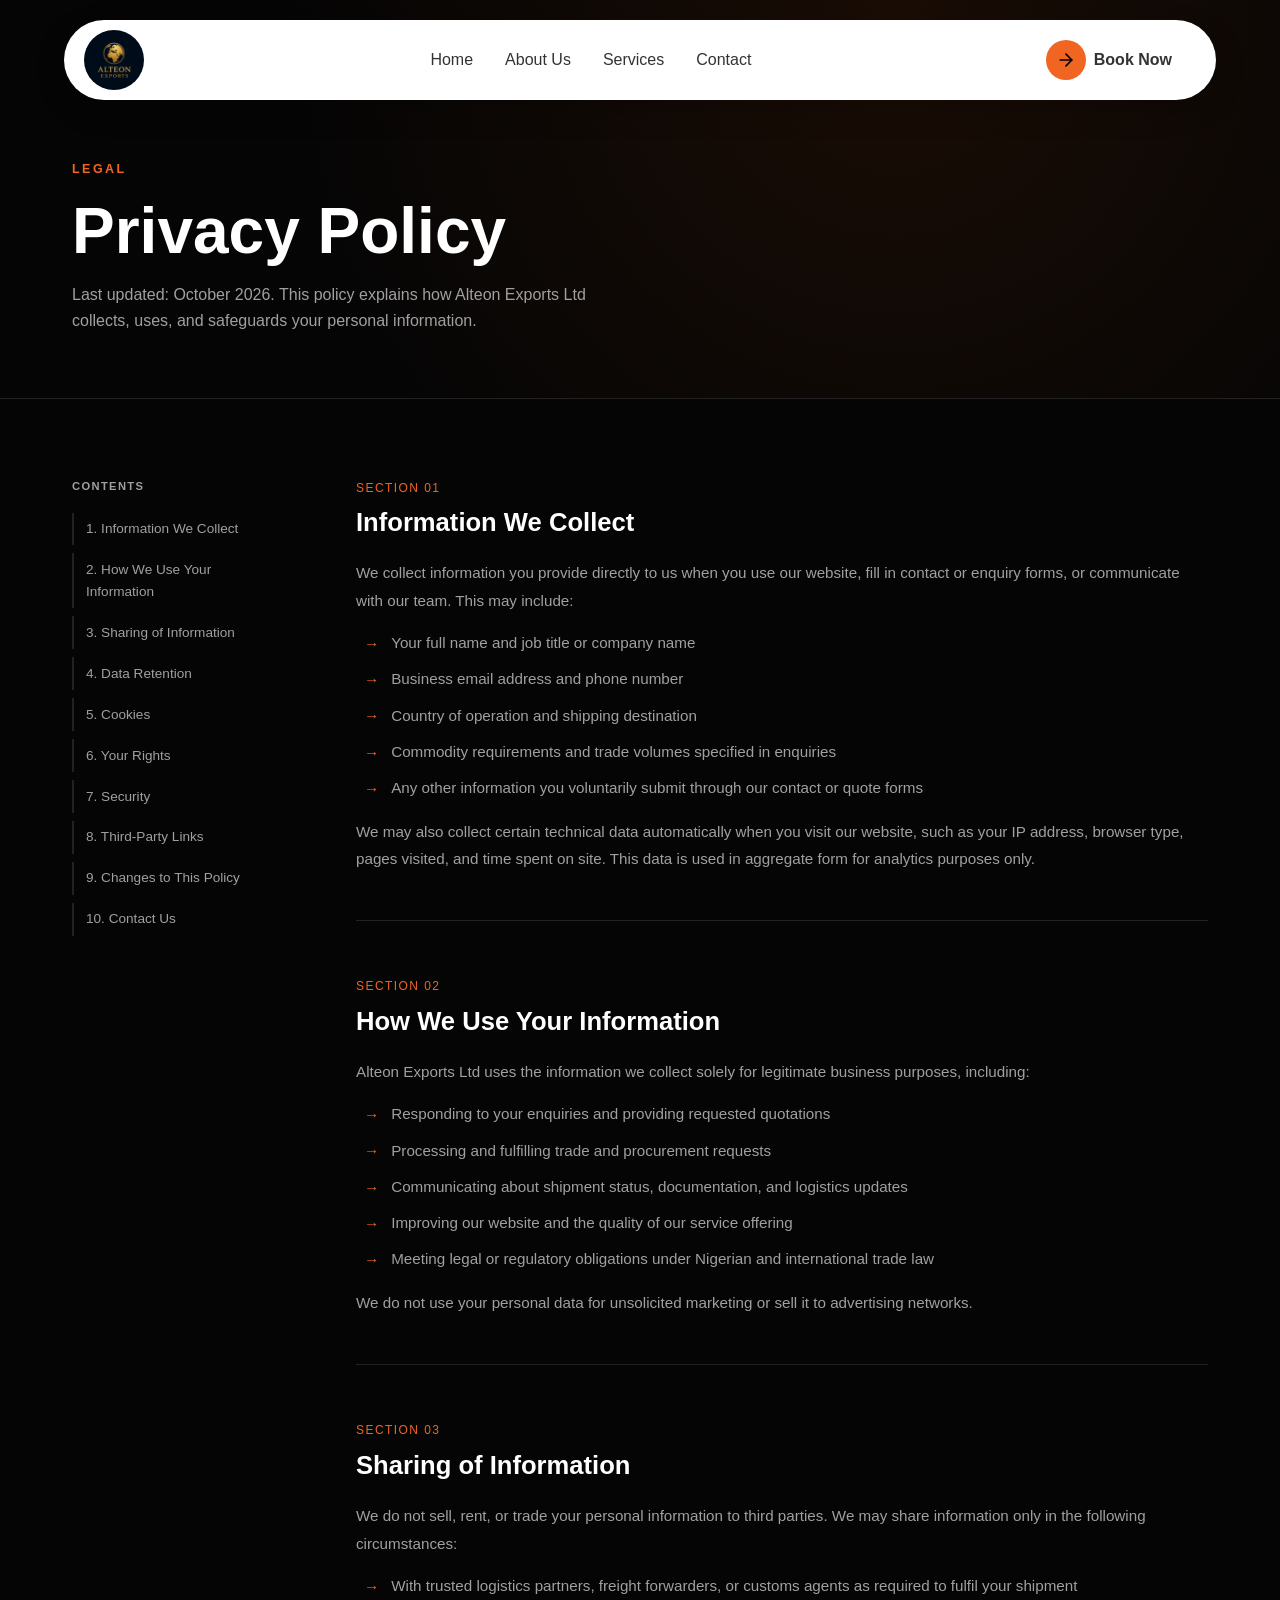
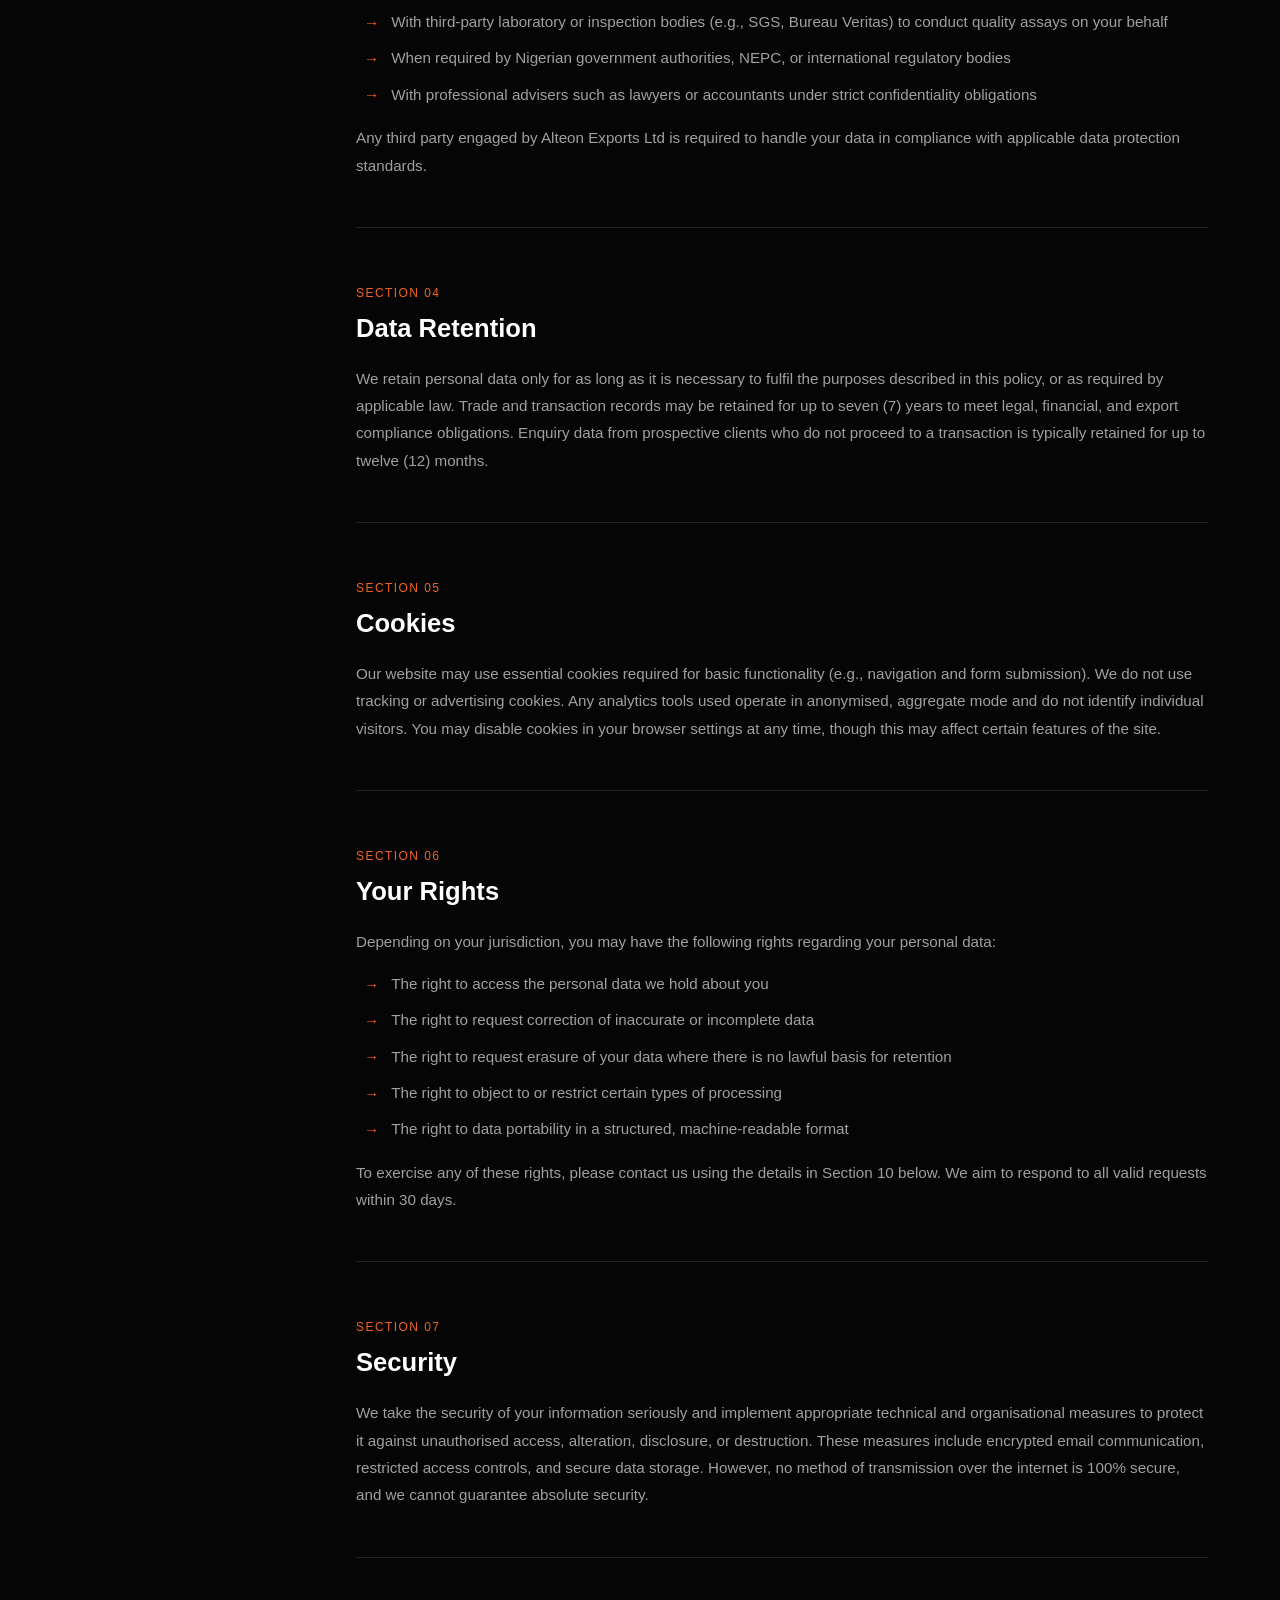
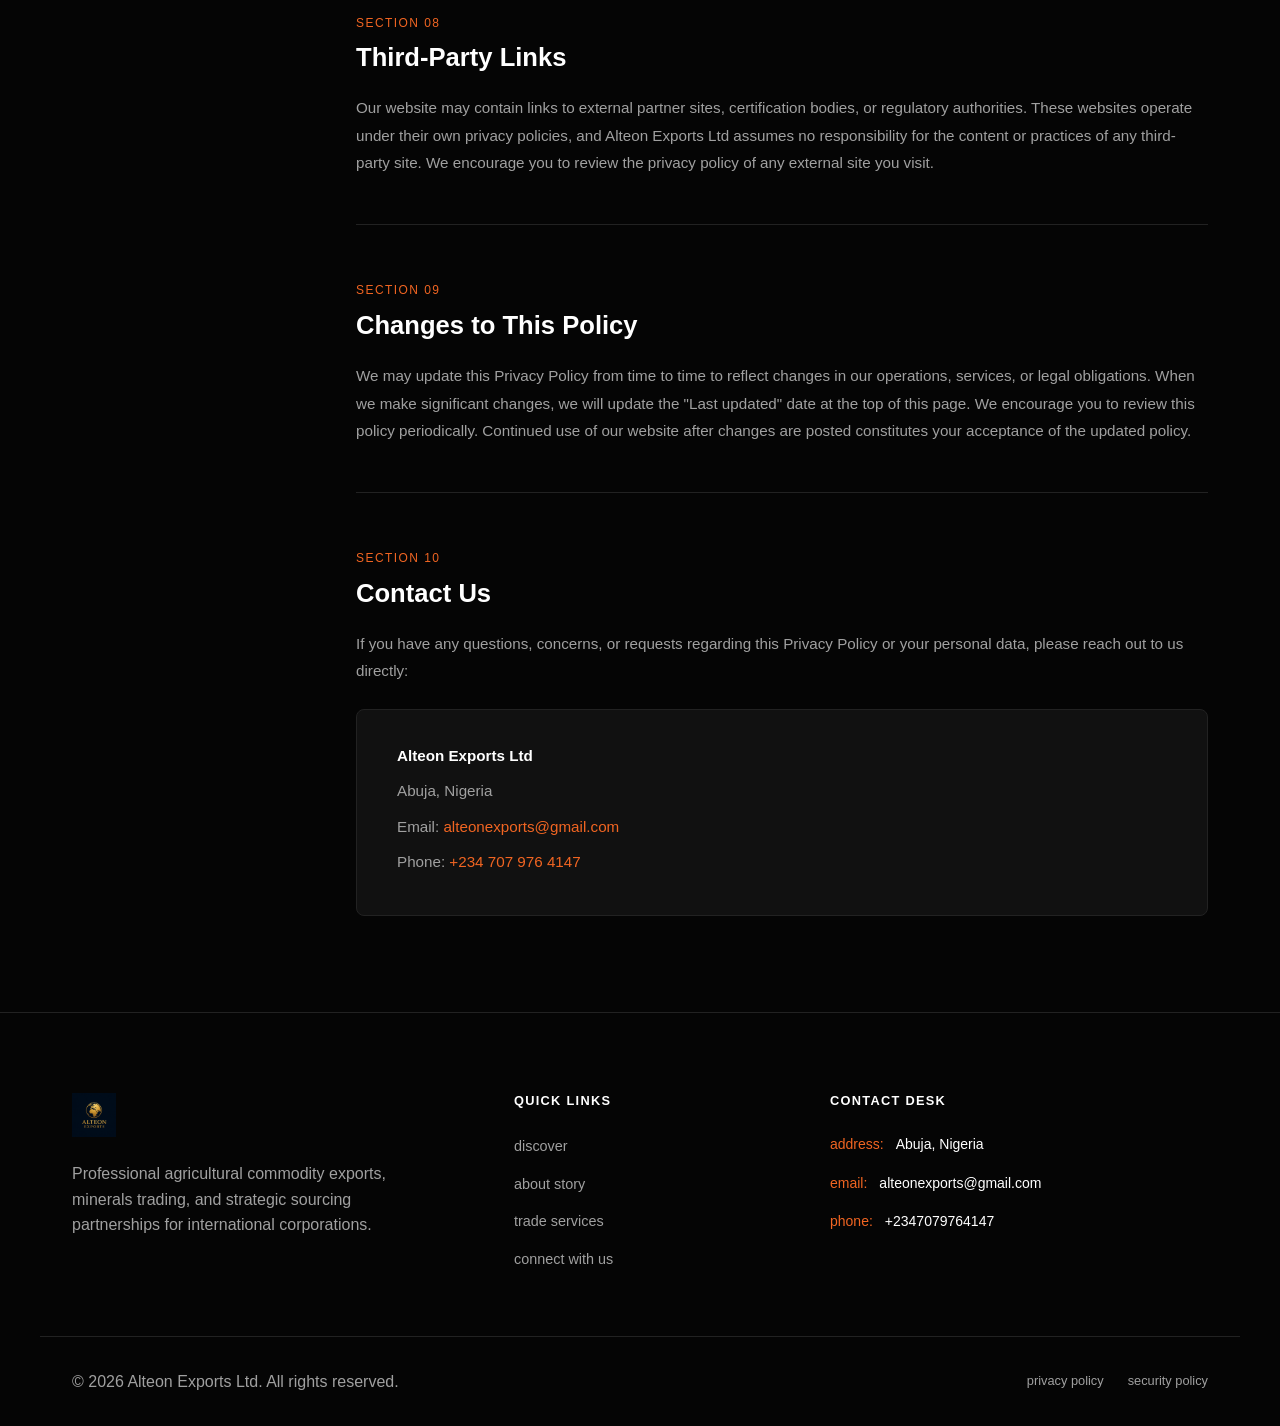
<file: privacy-policy.html>
<!DOCTYPE html>
<html lang="en">

<head>
  <meta charset="UTF-8">
  <meta name="viewport" content="width=device-width, initial-scale=1.0">
  <title>Privacy Policy | Alteon Exports Ltd</title>
  <meta name="description"
    content="Read Alteon Exports Ltd's Privacy Policy to understand how we collect, use, and protect your personal information in accordance with applicable data protection laws.">

  <!-- Open Graph -->
  <meta property="og:title" content="Privacy Policy | Alteon Exports Ltd">
  <meta property="og:description" content="Alteon Exports Ltd Privacy Policy — your data, your rights.">
  <meta property="og:type" content="website">
  <meta property="og:url" content="https://www.alteonexports.com/privacy-policy.html">

  <!-- Canonical & Security Baseline -->
  <link rel="canonical" href="https://www.alteonexports.com/privacy-policy.html">
  <meta http-equiv="Content-Security-Policy"
    content="default-src 'self'; script-src 'self'; style-src 'self' 'unsafe-inline' https://fonts.googleapis.com; font-src 'self' https://fonts.gstatic.com data:; img-src 'self' data: https:; connect-src 'self' https:; frame-ancestors 'none'; form-action 'self' https:; base-uri 'self'; object-src 'none'; upgrade-insecure-requests;">
  <meta http-equiv="X-Content-Type-Options" content="nosniff">
  <meta http-equiv="Referrer-Policy" content="strict-origin-when-cross-origin">
  <meta http-equiv="Permissions-Policy"
    content="accelerometer=(), autoplay=(), camera=(), display-capture=(), encrypted-media=(), fullscreen=(self), geolocation=(), gyroscope=(), magnetometer=(), microphone=(), midi=(), payment=(), picture-in-picture=(), publickey-credentials-get=(), screen-wake-lock=(), sync-xhr=(self), usb=(), xr-spatial-tracking=(), browsing-topics=()">

  <link rel="stylesheet" href="css/style.css">
</head>

<body>

  <!-- Accessible Skip Navigation -->
  <a href="#main-content" class="skip-link">Skip to main content</a>

  <!-- Header -->
  <header>
    <div class="container nav-wrapper">
      <a href="index.html" class="logo-container" aria-label="Alteon Exports Home">
        <img src="assets/logo.png" alt="Alteon Exports Ltd logo">
      </a>

      <nav aria-label="Main Navigation">
        <ul class="nav-list">
          <li><a href="index.html" class="nav-link">Home</a></li>
          <li><a href="about.html" class="nav-link">About Us</a></li>
          <li><a href="services.html" class="nav-link">Services</a></li>
          <li><a href="contact.html" class="nav-link">Contact</a></li>
        </ul>
      </nav>

      <a href="contact.html" class="nav-cta">
        <div class="arrow-circle">
          <svg width="20" height="20" viewBox="0 0 24 24" fill="none" stroke="currentColor" stroke-width="2"
            stroke-linecap="round" stroke-linejoin="round">
            <line x1="5" y1="12" x2="19" y2="12"></line>
            <polyline points="12 5 19 12 12 19"></polyline>
          </svg>
        </div>
        Book Now
      </a>

      <button class="hamburger" aria-label="Toggle mobile menu" aria-controls="mobile-nav" aria-expanded="false">
        <span></span>
        <span></span>
        <span></span>
      </button>
    </div>
  </header>

  <!-- Mobile Navigation -->
  <div class="mobile-menu-backdrop" aria-hidden="true"></div>
  <nav id="mobile-nav" class="mobile-nav-panel" aria-label="Mobile Navigation">
    <ul class="mobile-nav-list">
      <li><a href="index.html" class="mobile-nav-link">Home</a></li>
      <li><a href="about.html" class="mobile-nav-link">About Us</a></li>
      <li><a href="services.html" class="mobile-nav-link">Services</a></li>
      <li><a href="contact.html" class="mobile-nav-link">Contact</a></li>
    </ul>
    <a href="contact.html" class="btn btn-primary mobile-nav-cta">Get in Touch</a>
  </nav>

  <!-- Main Content -->
  <main id="main-content">

    <!-- Hero -->
    <section class="privacy-hero" aria-labelledby="privacy-hero-title">
      <div class="container">
        <span class="section-label-new">Legal</span>
        <h1 id="privacy-hero-title" class="privacy-hero-title">Privacy Policy</h1>
        <p class="privacy-hero-subtitle">Last updated: October 2026. This policy explains how Alteon Exports Ltd
          collects, uses, and safeguards your personal information.</p>
      </div>
    </section>

    <!-- Policy Content -->
    <section class="privacy-content" aria-label="Privacy Policy Content">
      <div class="container">
        <div class="privacy-layout">

          <!-- Sidebar TOC -->
          <aside class="privacy-toc" aria-label="Table of Contents">
            <h3>Contents</h3>
            <ul class="privacy-toc-list">
              <li><a href="#section-1">1. Information We Collect</a></li>
              <li><a href="#section-2">2. How We Use Your Information</a></li>
              <li><a href="#section-3">3. Sharing of Information</a></li>
              <li><a href="#section-4">4. Data Retention</a></li>
              <li><a href="#section-5">5. Cookies</a></li>
              <li><a href="#section-6">6. Your Rights</a></li>
              <li><a href="#section-7">7. Security</a></li>
              <li><a href="#section-8">8. Third-Party Links</a></li>
              <li><a href="#section-9">9. Changes to This Policy</a></li>
              <li><a href="#section-10">10. Contact Us</a></li>
            </ul>
          </aside>

          <!-- Policy Body -->
          <div class="privacy-body">

            <div class="policy-block" id="section-1">
              <span class="policy-block-num">Section 01</span>
              <h2 class="policy-block-title">Information We Collect</h2>
              <p>We collect information you provide directly to us when you use our website, fill in contact or enquiry
                forms, or communicate with our team. This may include:</p>
              <ul>
                <li>Your full name and job title or company name</li>
                <li>Business email address and phone number</li>
                <li>Country of operation and shipping destination</li>
                <li>Commodity requirements and trade volumes specified in enquiries</li>
                <li>Any other information you voluntarily submit through our contact or quote forms</li>
              </ul>
              <p>We may also collect certain technical data automatically when you visit our website, such as your IP
                address, browser type, pages visited, and time spent on site. This data is used in aggregate form for
                analytics purposes only.</p>
            </div>

            <div class="policy-block" id="section-2">
              <span class="policy-block-num">Section 02</span>
              <h2 class="policy-block-title">How We Use Your Information</h2>
              <p>Alteon Exports Ltd uses the information we collect solely for legitimate business purposes, including:
              </p>
              <ul>
                <li>Responding to your enquiries and providing requested quotations</li>
                <li>Processing and fulfilling trade and procurement requests</li>
                <li>Communicating about shipment status, documentation, and logistics updates</li>
                <li>Improving our website and the quality of our service offering</li>
                <li>Meeting legal or regulatory obligations under Nigerian and international trade law</li>
              </ul>
              <p>We do not use your personal data for unsolicited marketing or sell it to advertising networks.</p>
            </div>

            <div class="policy-block" id="section-3">
              <span class="policy-block-num">Section 03</span>
              <h2 class="policy-block-title">Sharing of Information</h2>
              <p>We do not sell, rent, or trade your personal information to third parties. We may share information
                only in the following circumstances:</p>
              <ul>
                <li>With trusted logistics partners, freight forwarders, or customs agents as required to fulfil your
                  shipment</li>
                <li>With third-party laboratory or inspection bodies (e.g., SGS, Bureau Veritas) to conduct quality
                  assays on your behalf</li>
                <li>When required by Nigerian government authorities, NEPC, or international regulatory bodies</li>
                <li>With professional advisers such as lawyers or accountants under strict confidentiality obligations
                </li>
              </ul>
              <p>Any third party engaged by Alteon Exports Ltd is required to handle your data in compliance with
                applicable data protection standards.</p>
            </div>

            <div class="policy-block" id="section-4">
              <span class="policy-block-num">Section 04</span>
              <h2 class="policy-block-title">Data Retention</h2>
              <p>We retain personal data only for as long as it is necessary to fulfil the purposes described in this
                policy, or as required by applicable law. Trade and transaction records may be retained for up to
                seven (7) years to meet legal, financial, and export compliance obligations. Enquiry data from
                prospective clients who do not proceed to a transaction is typically retained for up to twelve (12)
                months.</p>
            </div>

            <div class="policy-block" id="section-5">
              <span class="policy-block-num">Section 05</span>
              <h2 class="policy-block-title">Cookies</h2>
              <p>Our website may use essential cookies required for basic functionality (e.g., navigation and form
                submission). We do not use tracking or advertising cookies. Any analytics tools used operate in
                anonymised, aggregate mode and do not identify individual visitors. You may disable cookies in your
                browser settings at any time, though this may affect certain features of the site.</p>
            </div>

            <div class="policy-block" id="section-6">
              <span class="policy-block-num">Section 06</span>
              <h2 class="policy-block-title">Your Rights</h2>
              <p>Depending on your jurisdiction, you may have the following rights regarding your personal data:</p>
              <ul>
                <li>The right to access the personal data we hold about you</li>
                <li>The right to request correction of inaccurate or incomplete data</li>
                <li>The right to request erasure of your data where there is no lawful basis for retention</li>
                <li>The right to object to or restrict certain types of processing</li>
                <li>The right to data portability in a structured, machine-readable format</li>
              </ul>
              <p>To exercise any of these rights, please contact us using the details in Section 10 below. We aim to
                respond to all valid requests within 30 days.</p>
            </div>

            <div class="policy-block" id="section-7">
              <span class="policy-block-num">Section 07</span>
              <h2 class="policy-block-title">Security</h2>
              <p>We take the security of your information seriously and implement appropriate technical and
                organisational measures to protect it against unauthorised access, alteration, disclosure, or
                destruction. These measures include encrypted email communication, restricted access controls, and
                secure data storage. However, no method of transmission over the internet is 100% secure, and we
                cannot guarantee absolute security.</p>
            </div>

            <div class="policy-block" id="section-8">
              <span class="policy-block-num">Section 08</span>
              <h2 class="policy-block-title">Third-Party Links</h2>
              <p>Our website may contain links to external partner sites, certification bodies, or regulatory
                authorities. These websites operate under their own privacy policies, and Alteon Exports Ltd assumes
                no responsibility for the content or practices of any third-party site. We encourage you to review
                the privacy policy of any external site you visit.</p>
            </div>

            <div class="policy-block" id="section-9">
              <span class="policy-block-num">Section 09</span>
              <h2 class="policy-block-title">Changes to This Policy</h2>
              <p>We may update this Privacy Policy from time to time to reflect changes in our operations, services,
                or legal obligations. When we make significant changes, we will update the "Last updated" date at the
                top of this page. We encourage you to review this policy periodically. Continued use of our website
                after changes are posted constitutes your acceptance of the updated policy.</p>
            </div>

            <div class="policy-block" id="section-10">
              <span class="policy-block-num">Section 10</span>
              <h2 class="policy-block-title">Contact Us</h2>
              <p>If you have any questions, concerns, or requests regarding this Privacy Policy or your personal data,
                please reach out to us directly:</p>
              <div class="policy-contact-card">
                <p><strong style="color: var(--text-primary);">Alteon Exports Ltd</strong></p>
                <p>Abuja, Nigeria</p>
                <p>Email: <a href="mailto:alteonexports@gmail.com">alteonexports@gmail.com</a></p>
                <p>Phone: <a href="tel:+2347079764147">+234 707 976 4147</a></p>
              </div>
            </div>

          </div><!-- end .privacy-body -->
        </div><!-- end .privacy-layout -->
      </div><!-- end .container -->
    </section>

  </main>

  <!-- Footer -->
  <footer>
    <div class="container footer-grid">
      <div class="footer-brand">
        <img src="assets/logo.png" alt="Alteon Exports Ltd Logo">
        <p class="footer-desc">Professional agricultural commodity exports, minerals trading, and strategic sourcing
          partnerships for international corporations.</p>
      </div>

      <div>
        <h3 class="footer-heading">quick links</h3>
        <ul class="footer-links">
          <li><a href="index.html">discover</a></li>
          <li><a href="about.html">about story</a></li>
          <li><a href="services.html">trade services</a></li>
          <li><a href="contact.html">connect with us</a></li>
        </ul>
      </div>

      <div>
        <h3 class="footer-heading">contact desk</h3>
        <ul class="footer-contact-list">
          <li class="footer-contact-item">
            <span>address:</span>
            <span>Abuja, Nigeria</span>
          </li>
          <li class="footer-contact-item">
            <span>email:</span>
            <a href="mailto:alteonexports@gmail.com">alteonexports@gmail.com</a>
          </li>
          <li class="footer-contact-item">
            <span>phone:</span>
            <a href="tel:+2347079764147">+2347079764147</a>
          </li>
        </ul>
      </div>
    </div>

    <div class="container footer-bottom">
      <p>&copy; 2026 Alteon Exports Ltd. All rights reserved.</p>
      <div class="footer-legal-links">
        <a href="privacy-policy.html">privacy policy</a>
        <a href="SECURITY.md">security policy</a>
      </div>
    </div>
  </footer>

  <script src="js/script.js"></script>
</body>

</html>
</file>
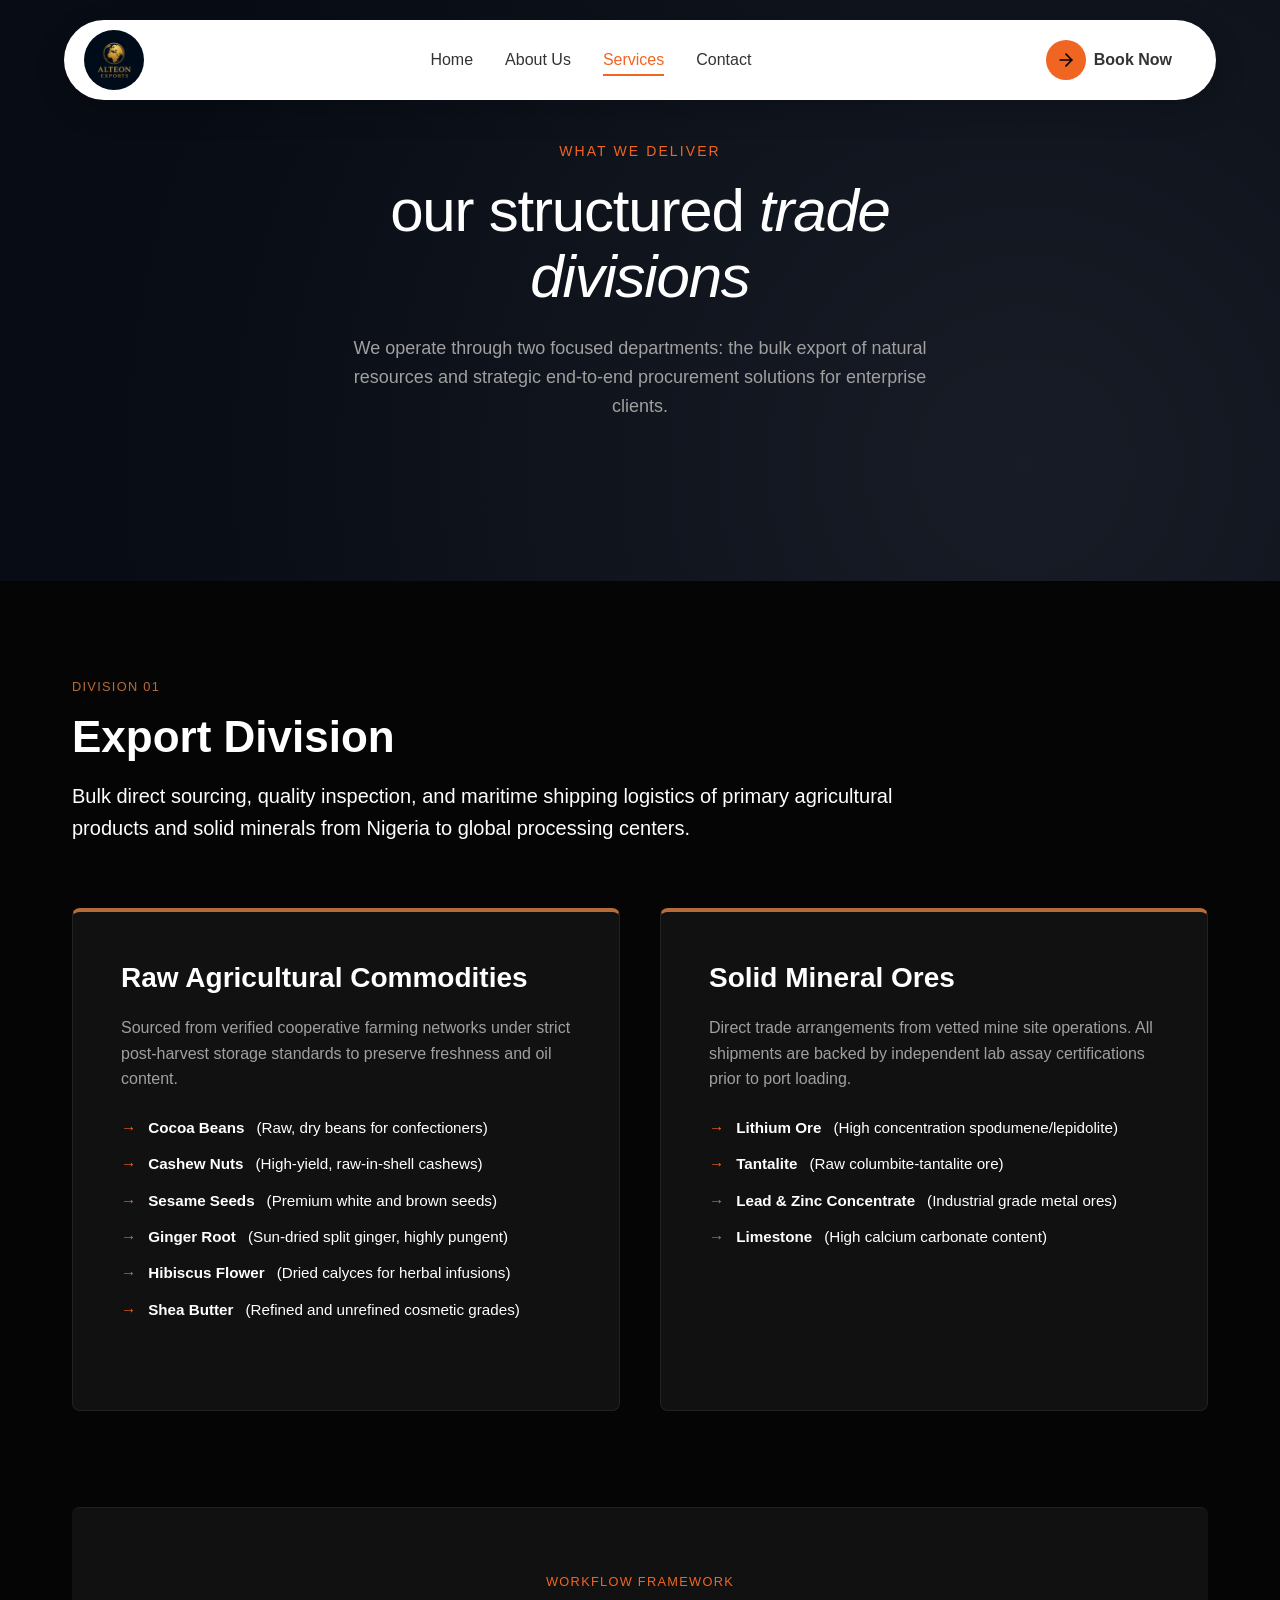
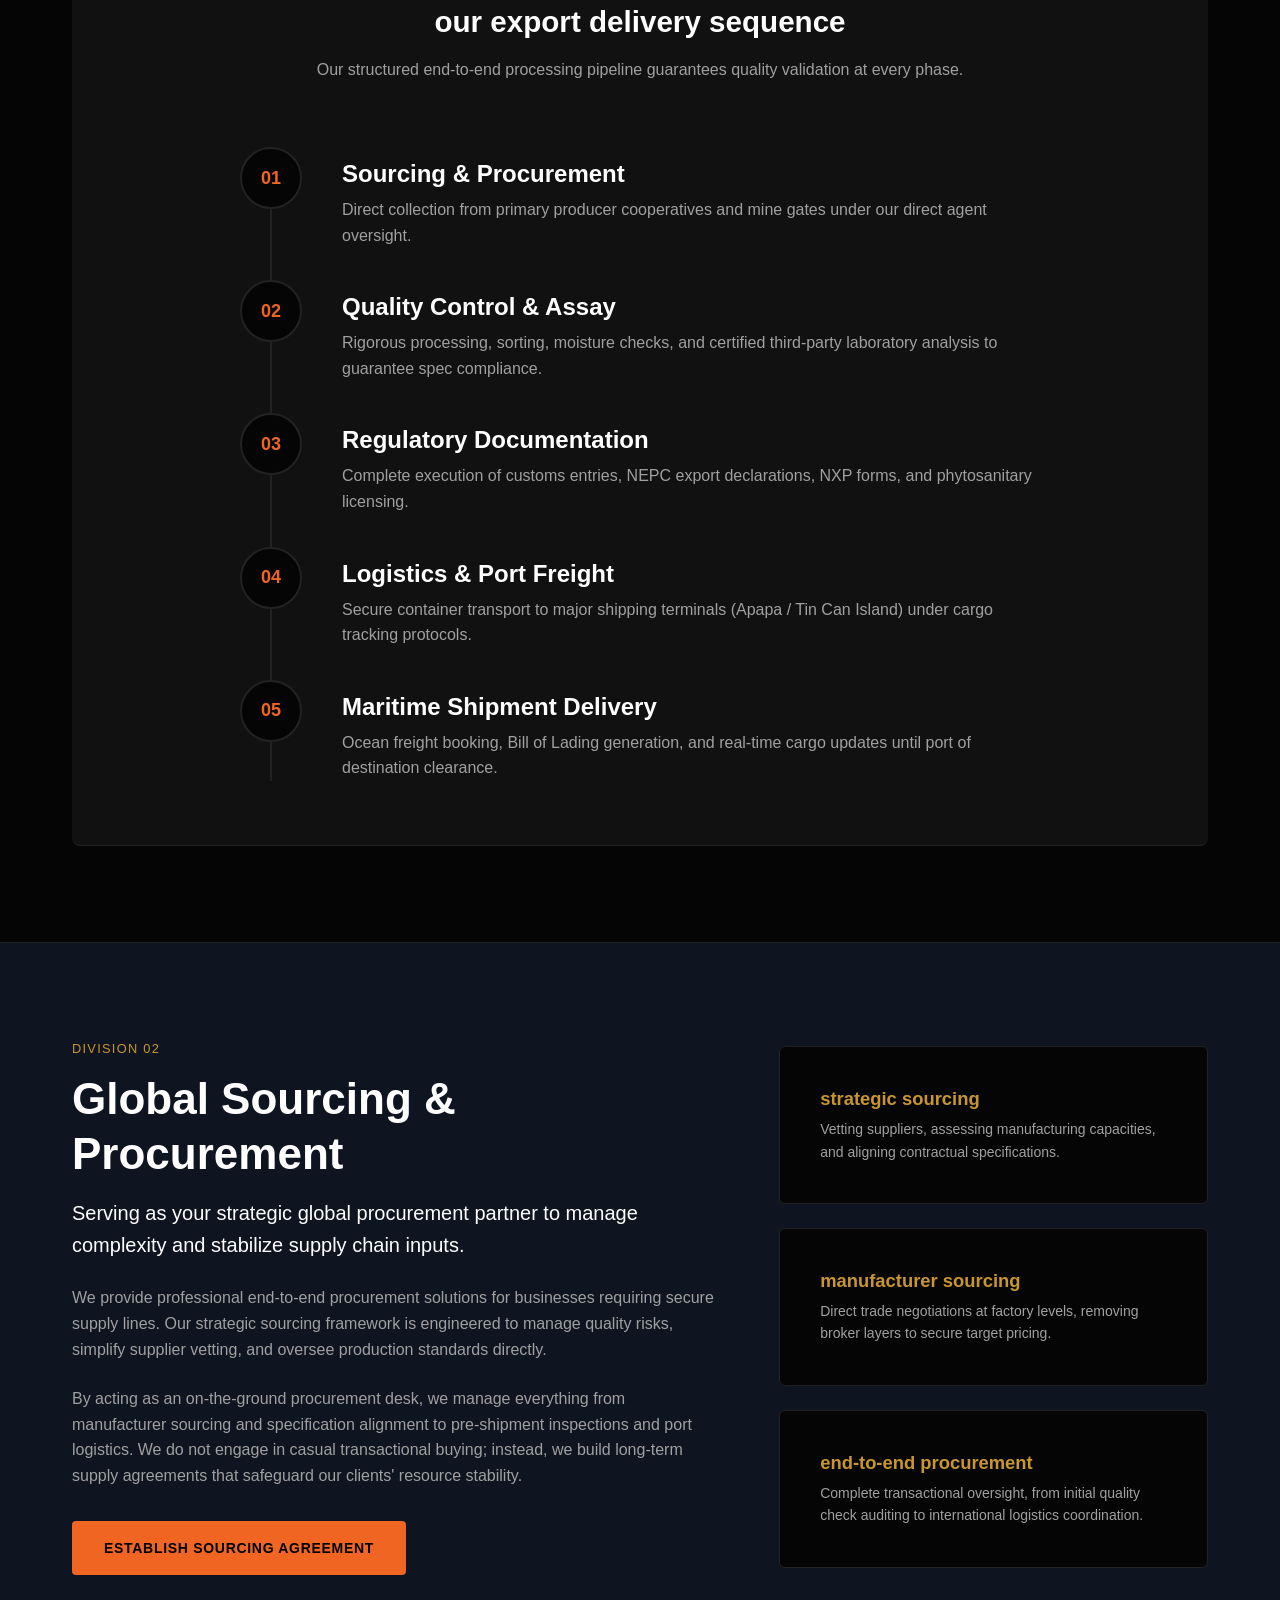
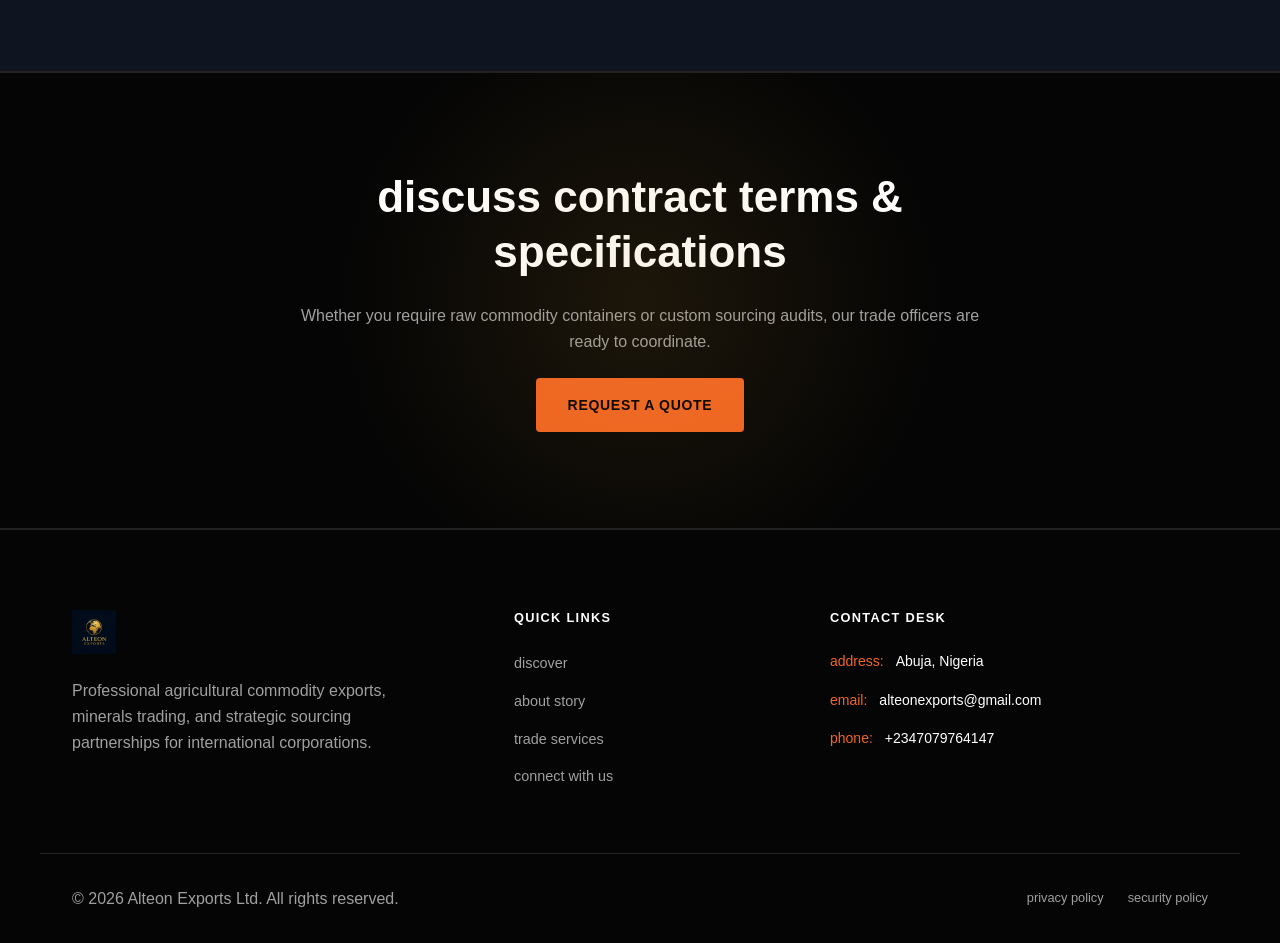
<file: services.html>
<!DOCTYPE html>
<html lang="en">
<head>
  <meta charset="UTF-8">
  <meta name="viewport" content="width=device-width, initial-scale=1.0">
  <title>Trade Services | Raw Commodities & Sourcing Procurement</title>
  <meta name="description" content="Explore our specialized trade divisions: Exporting raw agricultural materials & minerals, and global sourcing solutions as your strategic procurement partner.">
  
  <!-- Open Graph / Social Media Cards -->
  <meta property="og:title" content="Trade Services | Raw Commodities & Sourcing Procurement">
  <meta property="og:description" content="Specialized export operations for cocoa, cashew, minerals, and enterprise-grade global procurement solutions.">
  <meta property="og:type" content="website">
  <meta property="og:url" content="https://www.alteonexports.com/services.html">
  <meta property="og:image" content="assets/logo.png">

  <!-- Canonical & Security Baseline -->
  <link rel="canonical" href="https://www.alteonexports.com/services.html">
  <meta http-equiv="Content-Security-Policy"
    content="default-src 'self'; script-src 'self'; style-src 'self' 'unsafe-inline' https://fonts.googleapis.com; font-src 'self' https://fonts.gstatic.com data:; img-src 'self' data: https:; connect-src 'self' https:; frame-ancestors 'none'; form-action 'self' https:; base-uri 'self'; object-src 'none'; upgrade-insecure-requests;">
  <meta http-equiv="X-Content-Type-Options" content="nosniff">
  <meta http-equiv="Referrer-Policy" content="strict-origin-when-cross-origin">
  <meta http-equiv="Permissions-Policy"
    content="accelerometer=(), autoplay=(), camera=(), display-capture=(), encrypted-media=(), fullscreen=(self), geolocation=(), gyroscope=(), magnetometer=(), microphone=(), midi=(), payment=(), picture-in-picture=(), publickey-credentials-get=(), screen-wake-lock=(), sync-xhr=(self), usb=(), xr-spatial-tracking=(), browsing-topics=()">

  <!-- Style Sheets & Fonts -->
  <link rel="stylesheet" href="css/style.css">
</head>
<body>

  <!-- Accessible Skip Navigation Link -->
  <a href="#main-content" class="skip-link">Skip to main content</a>

  <!-- Header / Navigation Bar -->
  <header>
    <div class="container nav-wrapper">
      <a href="index.html" class="logo-container" aria-label="Alteon Exports Home">
        <img src="assets/logo.png" alt="Alteon Exports Ltd logo (Globe and Serif Typography)">
      </a>
      
      <nav aria-label="Main Navigation">
        <ul class="nav-list">
          <li><a href="index.html" class="nav-link">Home</a></li>
          <li><a href="about.html" class="nav-link">About Us</a></li>
          <li><a href="services.html" class="nav-link active">Services</a></li>
          <li><a href="contact.html" class="nav-link">Contact</a></li>
        </ul>
      </nav>

      <a href="contact.html" class="nav-cta">
        <div class="arrow-circle">
          <svg width="20" height="20" viewBox="0 0 24 24" fill="none" stroke="currentColor" stroke-width="2"
            stroke-linecap="round" stroke-linejoin="round">
            <line x1="5" y1="12" x2="19" y2="12"></line>
            <polyline points="12 5 19 12 12 19"></polyline>
          </svg>
        </div>
        Book Now
      </a>

      <button class="hamburger" aria-label="Toggle mobile menu" aria-controls="mobile-nav" aria-expanded="false">
        <span></span>
        <span></span>
        <span></span>
      </button>
    </div>
  </header>

  <!-- Mobile Slide-out Navigation Panel -->
  <div class="mobile-menu-backdrop" aria-hidden="true"></div>
  <nav id="mobile-nav" class="mobile-nav-panel" aria-label="Mobile Navigation">
    <ul class="mobile-nav-list">
      <li><a href="index.html" class="mobile-nav-link">Home</a></li>
      <li><a href="about.html" class="mobile-nav-link">About Us</a></li>
      <li><a href="services.html" class="mobile-nav-link active">Services</a></li>
      <li><a href="contact.html" class="mobile-nav-link">Contact</a></li>
    </ul>
    <a href="contact.html" class="btn btn-primary mobile-nav-cta">Get in Touch</a>
  </nav>

  <!-- Main Content Body -->
  <main id="main-content">
    
    <!-- Hero / Banner Section -->
    <section class="hero hero-centered" style="min-height: 60vh; padding-top: 140px; padding-bottom: 120px; background: radial-gradient(circle at 80% 80%, #171c26 0%, var(--bg-navy-dark) 80%);">
      <div class="container">
        <div class="hero-content" style="max-width: 700px; margin: 0 auto; text-align: center; align-items: center;">
          <span class="hero-subtitle">what we deliver</span>
          <h1 id="services-title" class="hero-title">our structured <span>trade divisions</span></h1>
          <p class="hero-description" style="max-width: 600px;">
            We operate through two focused departments: the bulk export of natural resources and strategic end-to-end procurement solutions for enterprise clients.
          </p>
        </div>
      </div>
    </section>

    <!-- Division 1: Export Division -->
    <section class="section-padding" aria-labelledby="export-division-heading">
      <div class="container">
        <div class="story-body" style="max-width: 900px; margin-bottom: 4rem;">
          <span class="section-label" style="color: var(--copper-accent);">division 01</span>
          <h2 id="export-division-heading" class="section-title">Export Division</h2>
          <p class="story-lead">
            Bulk direct sourcing, quality inspection, and maritime shipping logistics of primary agricultural products and solid minerals from Nigeria to global processing centers.
          </p>
        </div>

        <!-- Commodity Showcase Grid -->
        <div class="divisions-grid" style="margin-bottom: 6rem;">
          <div class="division-card" style="border-top: 4px solid var(--copper-accent);">
            <h3 class="division-title">Raw Agricultural Commodities</h3>
            <p style="margin-bottom: 1.5rem;">Sourced from verified cooperative farming networks under strict post-harvest storage standards to preserve freshness and oil content.</p>
            <ul class="division-list">
              <li><strong>Cocoa Beans</strong> (Raw, dry beans for confectioners)</li>
              <li><strong>Cashew Nuts</strong> (High-yield, raw-in-shell cashews)</li>
              <li><strong>Sesame Seeds</strong> (Premium white and brown seeds)</li>
              <li><strong>Ginger Root</strong> (Sun-dried split ginger, highly pungent)</li>
              <li><strong>Hibiscus Flower</strong> (Dried calyces for herbal infusions)</li>
              <li><strong>Shea Butter</strong> (Refined and unrefined cosmetic grades)</li>
            </ul>
          </div>

          <div class="division-card" style="border-top: 4px solid var(--copper-accent);">
            <h3 class="division-title">Solid Mineral Ores</h3>
            <p style="margin-bottom: 1.5rem;">Direct trade arrangements from vetted mine site operations. All shipments are backed by independent lab assay certifications prior to port loading.</p>
            <ul class="division-list">
              <li><strong>Lithium Ore</strong> (High concentration spodumene/lepidolite)</li>
              <li><strong>Tantalite</strong> (Raw columbite-tantalite ore)</li>
              <li><strong>Lead &amp; Zinc Concentrate</strong> (Industrial grade metal ores)</li>
              <li><strong>Limestone</strong> (High calcium carbonate content)</li>
            </ul>
          </div>
        </div>

        <!-- Export Process Timeline -->
        <div class="process-section section-padding" style="border-radius: 8px; padding: 4rem 2rem;">
          <div class="section-header">
            <span class="section-label">workflow framework</span>
            <h3 class="section-title" style="font-size: 1.85rem;">our export delivery sequence</h3>
            <p>Our structured end-to-end processing pipeline guarantees quality validation at every phase.</p>
          </div>

          <div class="process-timeline">
            <div class="process-step">
              <div class="process-badge">01</div>
              <div class="process-content">
                <h4 class="process-title">Sourcing &amp; Procurement</h4>
                <p>Direct collection from primary producer cooperatives and mine gates under our direct agent oversight.</p>
              </div>
            </div>
            
            <div class="process-step">
              <div class="process-badge">02</div>
              <div class="process-content">
                <h4 class="process-title">Quality Control &amp; Assay</h4>
                <p>Rigorous processing, sorting, moisture checks, and certified third-party laboratory analysis to guarantee spec compliance.</p>
              </div>
            </div>

            <div class="process-step">
              <div class="process-badge">03</div>
              <div class="process-content">
                <h4 class="process-title">Regulatory Documentation</h4>
                <p>Complete execution of customs entries, NEPC export declarations, NXP forms, and phytosanitary licensing.</p>
              </div>
            </div>

            <div class="process-step">
              <div class="process-badge">04</div>
              <div class="process-content">
                <h4 class="process-title">Logistics &amp; Port Freight</h4>
                <p>Secure container transport to major shipping terminals (Apapa / Tin Can Island) under cargo tracking protocols.</p>
              </div>
            </div>

            <div class="process-step">
              <div class="process-badge">05</div>
              <div class="process-content">
                <h4 class="process-title">Maritime Shipment Delivery</h4>
                <p>Ocean freight booking, Bill of Lading generation, and real-time cargo updates until port of destination clearance.</p>
              </div>
            </div>
          </div>
        </div>
      </div>
    </section>

    <!-- Division 2: Global Sourcing & Procurement Division -->
    <section class="section-padding" style="background-color: var(--bg-navy-raised); border-top: 1px solid var(--border-divider); border-bottom: 1px solid var(--border-divider);" aria-labelledby="procurement-division-heading">
      <div class="container">
        <div class="story-grid">
          <div class="story-body">
            <span class="section-label" style="color: var(--gold-accent);">division 02</span>
            <h2 id="procurement-division-heading" class="section-title">Global Sourcing &amp; Procurement</h2>
            <p class="story-lead">
              Serving as your strategic global procurement partner to manage complexity and stabilize supply chain inputs.
            </p>
            <p>
              We provide professional end-to-end procurement solutions for businesses requiring secure supply lines. Our strategic sourcing framework is engineered to manage quality risks, simplify supplier vetting, and oversee production standards directly.
            </p>
            <p>
              By acting as an on-the-ground procurement desk, we manage everything from manufacturer sourcing and specification alignment to pre-shipment inspections and port logistics. We do not engage in casual transactional buying; instead, we build long-term supply agreements that safeguard our clients' resource stability.
            </p>
            
            <div class="hero-actions" style="margin-top: 2rem;">
              <a href="contact.html" class="btn btn-primary">establish sourcing agreement</a>
            </div>
          </div>

          <div class="why-grid" style="grid-template-columns: 1fr; gap: 1.5rem;">
            <div class="why-card">
              <h3 style="font-size: 1.15rem; margin-bottom: 0.5rem; color: var(--gold-accent);">strategic sourcing</h3>
              <p style="font-size: 0.875rem;">Vetting suppliers, assessing manufacturing capacities, and aligning contractual specifications.</p>
            </div>
            <div class="why-card">
              <h3 style="font-size: 1.15rem; margin-bottom: 0.5rem; color: var(--gold-accent);">manufacturer sourcing</h3>
              <p style="font-size: 0.875rem;">Direct trade negotiations at factory levels, removing broker layers to secure target pricing.</p>
            </div>
            <div class="why-card">
              <h3 style="font-size: 1.15rem; margin-bottom: 0.5rem; color: var(--gold-accent);">end-to-end procurement</h3>
              <p style="font-size: 0.875rem;">Complete transactional oversight, from initial quality check auditing to international logistics coordination.</p>
            </div>
          </div>
        </div>
      </div>
    </section>

    <!-- Bottom Call-To-Action Banner -->
    <section class="section-padding cta-banner-section" aria-labelledby="cta-heading">
      <div class="container">
        <div class="cta-banner-content">
          <h2 id="cta-heading" class="cta-banner-title">discuss contract terms &amp; specifications</h2>
          <p>Whether you require raw commodity containers or custom sourcing audits, our trade officers are ready to coordinate.</p>
          <a href="contact.html" class="btn btn-primary">request a quote</a>
        </div>
      </div>
    </section>

  </main>

  <!-- Footer -->
  <footer>
    <div class="container footer-grid">
      <div class="footer-brand">
        <img src="assets/logo.png" alt="Alteon Exports Ltd Logo">
        <p class="footer-desc">Professional agricultural commodity exports, minerals trading, and strategic sourcing partnerships for international corporations.</p>
      </div>

      <div>
        <h3 class="footer-heading">quick links</h3>
        <ul class="footer-links">
          <li><a href="index.html">discover</a></li>
          <li><a href="about.html">about story</a></li>
          <li><a href="services.html">trade services</a></li>
          <li><a href="contact.html">connect with us</a></li>
        </ul>
      </div>

      <div>
        <h3 class="footer-heading">contact desk</h3>
        <ul class="footer-contact-list">
          <li class="footer-contact-item">
            <span>address:</span>
            <span>Abuja, Nigeria</span>
          </li>
          <li class="footer-contact-item">
            <span>email:</span>
            <a href="mailto:alteonexports@gmail.com">alteonexports@gmail.com</a>
          </li>
          <li class="footer-contact-item">
            <span>phone:</span>
            <a href="tel:+2347079764147">+2347079764147</a>
          </li>
        </ul>
      </div>
    </div>

    <div class="container footer-bottom">
      <p>&copy; 2026 Alteon Exports Ltd. All rights reserved.</p>
      <div class="footer-legal-links">
        <a href="privacy-policy.html">privacy policy</a>
        <a href="SECURITY.md">security policy</a>
      </div>
    </div>
  </footer>

  <script src="js/script.js"></script>
</body>
</html>
</file>
<file: css/style.css>
@import url('https://fonts.googleapis.com/css2?family=Inter:wght@300;400;500;600;700&family=Public+Sans:wght@300;400;500;600;700;800;900&display=swap');

/* ==========================================================================
   CSS CUSTOM PROPERTIES (DESIGN SYSTEM TOKENS)
   ========================================================================== */
:root {
  /* Color Palette */
  --bg-primary: #050505;
  --bg-secondary: #0A0A0A;
  --bg-raised: #111111;
  --bg-overlay: rgba(5, 5, 5, 0.95);
  --bg-white: #FFFFFF;
  
  --orange-primary: #F16522;
  --orange-hover: #D95418;
  
  --border-divider: #222222;
  --border-focus: #F16522;
  
  --text-primary: #FFFFFF;
  --text-muted: #A0A0A0;
  --text-dark: #000000;
  
  /* Fonts */
  --font-heading: 'Impact', 'Public Sans', sans-serif;
  --font-sans: 'Inter', 'Public Sans', sans-serif;
  
  /* Layout */
  --max-width: 1200px;
  --transition-smooth: all 0.3s cubic-bezier(0.4, 0, 0.2, 1);
  --transition-fast: all 0.15s ease;
  
  /* Focus outlines */
  --focus-outline: 2px solid var(--border-focus);

  /* Navy section backgrounds (inner pages) */
  --bg-navy-dark: #080c14;
  --bg-navy-raised: #0e1420;

  /* Accent colours (About / Services pages) */
  --gold-accent: #c9962e;
  --copper-accent: #b86b3a;
}

/* ==========================================================================
   RESET & BASE STYLES
   ========================================================================== */
*, *::before, *::after {
  box-sizing: border-box;
  margin: 0;
  padding: 0;
}

html {
  font-size: 16px;
  scroll-behavior: smooth;
  background-color: var(--bg-primary);
  color: var(--text-primary);
  font-family: var(--font-sans);
  line-height: 1.6;
  -webkit-font-smoothing: antialiased;
}

body {
  min-height: 100vh;
  display: flex;
  flex-direction: column;
}

/* Typography styles */
h1, h2, h3, h4, h5, h6 {
  font-family: var(--font-heading);
  font-weight: 600;
  color: var(--text-primary);
  line-height: 1.25;
}

p {
  font-family: var(--font-sans);
  font-size: 1rem;
  color: var(--text-muted);
}

a {
  color: inherit;
  text-decoration: none;
  transition: var(--transition-fast);
}

button, input, select, textarea {
  font-family: inherit;
  font-size: inherit;
  color: inherit;
  background: none;
  border: none;
}

img {
  max-width: 100%;
  height: auto;
  display: block;
}

/* Accessibility: Skip-to-content link */
.skip-link {
  position: absolute;
  top: -100px;
  left: 0;
  background: var(--orange-primary);
  color: var(--text-dark);
  padding: 0.75rem 1.5rem;
  z-index: 10000;
  font-weight: 600;
  font-family: var(--font-sans);
  border-radius: 0 0 4px 0;
  transition: top 0.2s ease;
}

.skip-link:focus {
  top: 0;
  outline: var(--focus-outline);
}

/* Accessibility: Keyboard Focus Outlines */
a:focus-visible, 
button:focus-visible, 
input:focus-visible, 
select:focus-visible, 
textarea:focus-visible {
  outline: var(--focus-outline);
  outline-offset: 4px;
}

/* Utility Layout classes */
.container {
  width: 100%;
  max-width: var(--max-width);
  margin: 0 auto;
  padding: 0 2rem;
}

.section-padding {
  padding: 6rem 0;
}

/* ==========================================================================
   HEADER & NAVIGATION
   ========================================================================== */
header {
  position: fixed;
  top: 20px;
  left: 50%;
  transform: translateX(-50%);
  width: 90%;
  max-width: 1200px;
  z-index: 1000;
  background-color: var(--bg-white);
  border-radius: 50px;
  transition: var(--transition-smooth);
  box-shadow: 0 10px 30px rgba(0,0,0,0.2);
}

header.scrolled {
  top: 10px;
  width: 95%;
  background-color: var(--bg-white);
  box-shadow: 0 10px 30px rgba(0,0,0,0.5);
}

.nav-wrapper {
  display: flex;
  justify-content: space-between;
  align-items: center;
  height: 80px;
  padding: 0 20px;
  transition: var(--transition-smooth);
}

header.scrolled .nav-wrapper {
  height: 70px;
}

/* Logo layout */
.logo-container {
  display: flex;
  align-items: center;
  gap: 0.75rem;
}

.logo-container img {
  height: 60px;
  width: auto;
  object-fit: contain;
  border-radius: 50%;
}

/* Navigation items */
.nav-menu {
  display: flex;
  align-items: center;
  gap: 2.5rem;
}

.nav-list {
  display: flex;
  list-style: none;
  gap: 2rem;
}

.nav-link {
  font-family: var(--font-sans);
  text-transform: capitalize;
  font-weight: 500;
  font-size: 1rem;
  color: #333;
  position: relative;
  padding: 0.5rem 0;
}

.nav-link:hover, .nav-link.active {
  color: var(--orange-primary);
}

.nav-link::after {
  content: '';
  position: absolute;
  bottom: 0;
  left: 0;
  width: 0;
  height: 2px;
  background: var(--orange-primary);
  transition: var(--transition-smooth);
}

.nav-link:hover::after, .nav-link.active::after {
  width: 100%;
}

/* Header CTAs */
.nav-cta {
  display: inline-flex;
  align-items: center;
  gap: 0.5rem;
  padding: 0.5rem 1.5rem 0.5rem 0.5rem;
  border-radius: 50px;
  border: none;
  font-family: var(--font-sans);
  font-size: 1rem;
  font-weight: 600;
  color: #333;
  background: transparent;
  cursor: pointer;
  transition: var(--transition-smooth);
}

.nav-cta .arrow-circle {
  width: 40px;
  height: 40px;
  border-radius: 50%;
  background-color: var(--orange-primary);
  display: flex;
  align-items: center;
  justify-content: center;
  color: #000;
}

.nav-cta:hover {
  color: var(--orange-primary);
}

.nav-icons-wrapper {
  display: none;
}

.hamburger {
  display: none;
}

/* ==========================================================================
   HERO / BANNER SECTIONS
   ========================================================================== */
.hero {
  position: relative;
  min-height: 100vh;
  display: flex;
  align-items: center;
  padding-top: 100px;
  overflow: hidden;
  background: radial-gradient(circle at 80% 20%, #152238 0%, var(--bg-primary) 70%);
}

.hero-map-overlay {
  position: absolute;
  top: 0;
  left: 0;
  width: 100%;
  height: 100%;
  z-index: 1;
  opacity: 0.15;
  pointer-events: none;
}

.hero .container {
  position: relative;
  z-index: 2;
  display: grid;
  grid-template-columns: 1fr 1fr;
  align-items: center;
  gap: 4rem;
}

.hero-centered .container {
  grid-template-columns: 1fr;
  justify-items: center;
}

.hero-content {
  display: flex;
  flex-direction: column;
  align-items: center;
  text-align: center;
}

.hero-subtitle {
  font-family: var(--font-sans);
  font-size: 0.875rem;
  letter-spacing: 0.15em;
  color: var(--orange-primary);
  text-transform: uppercase;
  margin-bottom: 1rem;
}

.hero-title {
  font-size: clamp(2.5rem, 5vw, 3.75rem);
  font-weight: 400;
  letter-spacing: -0.02em;
  line-height: 1.1;
  margin-bottom: 1.5rem;
  text-transform: lowercase;
  text-align: center;
}

.hero-title span {
  font-style: italic;
  font-family: var(--font-heading);
}

.hero-description {
  font-size: 1.125rem;
  line-height: 1.6;
  margin-bottom: 2.5rem;
  max-width: 500px;
  text-align: center;
}

.hero-actions {
  display: flex;
  gap: 1rem;
  align-items: center;
}

/* Buttons */
.btn {
  display: inline-flex;
  align-items: center;
  padding: 1rem 2rem;
  border-radius: 4px;
  font-family: var(--font-sans);
  font-weight: 600;
  font-size: 0.875rem;
  letter-spacing: 0.05em;
  text-transform: uppercase;
  transition: var(--transition-smooth);
  cursor: pointer;
}

.btn-primary {
  background: var(--orange-primary);
  color: var(--text-dark);
}

.btn-primary:hover {
  transform: translateY(-2px);
  box-shadow: 0 4px 20px rgba(201, 150, 46, 0.3);
}

.btn-secondary {
  border: 1px solid var(--border-divider);
  color: var(--text-primary);
  background: transparent;
}

.btn-secondary:hover {
  border-color: var(--orange-primary);
  color: var(--orange-primary);
  transform: translateY(-2px);
}

/* ==========================================================================
   SIGNATURE MANIFEST COMPONENT
   ========================================================================== */
.manifest-visualizer {
  position: relative;
  z-index: 2;
  background-color: var(--bg-raised);
  border: 1px solid var(--border-divider);
  border-radius: 8px;
  overflow: hidden;
  box-shadow: 0 20px 40px rgba(0,0,0,0.5);
  max-width: 560px;
  margin-left: auto;
}

.manifest-header {
  background-color: rgba(10, 14, 20, 0.4);
  padding: 1rem 1.5rem;
  border-bottom: 1px solid var(--border-divider);
  display: flex;
  justify-content: space-between;
  align-items: center;
}

.manifest-title {
  font-family: var(--font-sans);
  font-size: 0.8rem;
  letter-spacing: 0.1em;
  color: var(--orange-primary);
  text-transform: uppercase;
  display: flex;
  align-items: center;
  gap: 0.5rem;
}

.manifest-title::before {
  content: '';
  display: inline-block;
  width: 8px;
  height: 8px;
  background-color: #27ae60;
  border-radius: 50%;
  box-shadow: 0 0 8px #27ae60;
}

.manifest-meta {
  font-family: var(--font-sans);
  font-size: 0.75rem;
  color: var(--text-muted);
}

.manifest-grid {
  display: grid;
  grid-template-columns: 1.5fr 1fr 1fr 1fr;
  padding: 0.75rem 1.5rem;
  border-bottom: 1px solid rgba(42, 46, 40, 0.5);
  font-family: var(--font-sans);
  font-size: 0.7rem;
  letter-spacing: 0.05em;
  color: var(--text-muted);
  text-transform: uppercase;
}

.manifest-body {
  max-height: 280px;
  overflow-y: hidden;
  position: relative;
}

.manifest-row {
  display: grid;
  grid-template-columns: 1.5fr 1fr 1fr 1fr;
  padding: 1.1rem 1.5rem;
  border-bottom: 1px solid var(--border-divider);
  font-family: var(--font-sans);
  font-size: 0.775rem;
  transition: var(--transition-smooth);
}

.manifest-row:hover {
  background-color: rgba(201, 150, 46, 0.05);
}

.manifest-row .commodity-name {
  color: var(--text-primary);
  font-weight: 500;
}

.manifest-row .hs-code {
  color: var(--text-muted);
}

.manifest-row .origin-dest {
  color: var(--text-muted);
}

.manifest-row .status-label {
  justify-self: start;
  font-weight: 600;
  padding: 0.15rem 0.4rem;
  border-radius: 3px;
  font-size: 0.65rem;
}

.status-transit {
  color: var(--orange-primary);
  background-color: rgba(232, 196, 104, 0.1);
  border: 1px solid rgba(232, 196, 104, 0.2);
}

.status-cleared {
  color: #27ae60;
  background-color: rgba(39, 174, 96, 0.1);
  border: 1px solid rgba(39, 174, 96, 0.2);
}

.status-loading {
  color: #3498db;
  background-color: rgba(52, 152, 219, 0.1);
  border: 1px solid rgba(52, 152, 219, 0.2);
}

/* ==========================================================================
   STAT STRIP
   ========================================================================== */
.stat-strip {
  background-color: var(--bg-raised);
  border-top: 1px solid var(--border-divider);
  border-bottom: 1px solid var(--border-divider);
  padding: 3rem 0;
}

.stat-grid {
  display: grid;
  grid-template-columns: repeat(4, 1fr);
  gap: 2rem;
  text-align: center;
}

.stat-item {
  display: flex;
  flex-direction: column;
  gap: 0.5rem;
}

.stat-number {
  font-family: var(--font-sans);
  font-size: clamp(2rem, 4vw, 3rem);
  font-weight: 700;
  background: var(--orange-primary);
  -webkit-background-clip: text;
  -webkit-text-fill-color: transparent;
}

.stat-label {
  font-family: var(--font-sans);
  font-size: 0.8rem;
  text-transform: uppercase;
  letter-spacing: 0.1em;
  color: var(--text-muted);
}

/* ==========================================================================
   TWO-DIVISION CARDS SECTION
   ========================================================================== */
.divisions-section {
  background-color: var(--bg-primary);
}

.section-header {
  text-align: center;
  max-width: 650px;
  margin: 0 auto 4rem auto;
}

.section-label {
  font-family: var(--font-sans);
  font-size: 0.8rem;
  color: var(--orange-primary);
  text-transform: uppercase;
  letter-spacing: 0.1em;
  margin-bottom: 0.75rem;
  display: block;
}

.section-title {
  font-size: clamp(2rem, 3.5vw, 2.75rem);
  margin-bottom: 1rem;
}

.divisions-grid {
  display: grid;
  grid-template-columns: 1fr 1fr;
  gap: 2.5rem;
}

.division-card {
  background-color: var(--bg-raised);
  border: 1px solid var(--border-divider);
  border-radius: 8px;
  padding: 3rem;
  position: relative;
  display: flex;
  flex-direction: column;
  transition: var(--transition-smooth);
}

.division-card::before {
  content: '';
  position: absolute;
  top: 0;
  left: 0;
  width: 100%;
  height: 4px;
  border-radius: 8px 8px 0 0;
}

.division-export::before {
  background: var(--orange-primary);
}

.division-procurement::before {
  background: var(--orange-primary);
}

.division-card:hover {
  transform: translateY(-5px);
  border-color: rgba(232, 196, 104, 0.2);
}

.division-icon {
  font-size: 2.5rem;
  margin-bottom: 1.5rem;
}

.division-title {
  font-size: 1.75rem;
  margin-bottom: 1.25rem;
}

.division-desc {
  margin-bottom: 2rem;
  flex-grow: 1;
}

.division-list {
  list-style: none;
  margin-bottom: 2.5rem;
  display: flex;
  flex-direction: column;
  gap: 0.75rem;
}

.division-list li {
  font-family: var(--font-sans);
  font-size: 0.95rem;
  color: var(--text-primary);
  display: flex;
  align-items: center;
  gap: 0.75rem;
}

.division-list li::before {
  content: '→';
  color: var(--orange-primary);
  font-weight: bold;
}

.division-export .division-list li::before {
  color: var(--orange-primary);
}

.division-btn {
  align-self: flex-start;
}

/* ==========================================================================
   WHY ALTEON SECTION
   ========================================================================== */
.why-alteon {
  background-color: var(--bg-raised);
  border-top: 1px solid var(--border-divider);
  border-bottom: 1px solid var(--border-divider);
}

.why-grid {
  display: grid;
  grid-template-columns: repeat(3, 1fr);
  gap: 2rem;
}

.why-card {
  background-color: var(--bg-primary);
  border: 1px solid var(--border-divider);
  border-radius: 6px;
  padding: 2.5rem;
  transition: var(--transition-smooth);
}

.why-card:hover {
  border-color: var(--border-focus);
}

.why-num {
  font-family: var(--font-sans);
  font-size: 0.875rem;
  color: var(--orange-primary);
  display: block;
  margin-bottom: 1rem;
}

.why-card-title {
  font-size: 1.35rem;
  margin-bottom: 1rem;
}

/* ==========================================================================
   PROCESS ROADMAP (SERVICES PAGE)
   ========================================================================== */
.process-section {
  background-color: var(--bg-raised);
  border-top: 1px solid var(--border-divider);
  border-bottom: 1px solid var(--border-divider);
}

.process-timeline {
  display: flex;
  flex-direction: column;
  gap: 2rem;
  position: relative;
  max-width: 800px;
  margin: 0 auto;
}

.process-timeline::before {
  content: '';
  position: absolute;
  top: 0;
  left: 30px;
  width: 2px;
  height: 100%;
  background-color: var(--border-divider);
}

.process-step {
  display: flex;
  gap: 2.5rem;
  position: relative;
}

.process-badge {
  width: 62px;
  height: 62px;
  border-radius: 50%;
  background-color: var(--bg-primary);
  border: 2px solid var(--border-divider);
  display: flex;
  align-items: center;
  justify-content: center;
  font-family: var(--font-sans);
  font-size: 1.125rem;
  font-weight: bold;
  color: var(--orange-primary);
  z-index: 2;
  flex-shrink: 0;
}

.process-step:hover .process-badge {
  border-color: var(--orange-primary);
  box-shadow: 0 0 15px rgba(232, 196, 104, 0.2);
}

.process-content {
  padding-top: 0.75rem;
}

.process-title {
  font-size: 1.5rem;
  margin-bottom: 0.5rem;
}

/* ==========================================================================
   ABOUT STORY SECTION
   ========================================================================== */
.story-grid {
  display: grid;
  grid-template-columns: 1.2fr 0.8fr;
  gap: 4rem;
  align-items: center;
}

.story-lead {
  font-size: 1.25rem;
  color: var(--text-primary);
  margin-bottom: 1.5rem;
  font-family: var(--font-heading);
}

.story-body p {
  margin-bottom: 1.5rem;
}

.story-card-visual {
  background-color: var(--bg-raised);
  border: 1px solid var(--border-divider);
  border-radius: 8px;
  padding: 3rem;
  text-align: center;
  position: relative;
}

.story-badge-globe {
  font-size: 4rem;
  color: var(--orange-primary);
  margin-bottom: 1rem;
}

/* ==========================================================================
   MISSION / VISION CARDS
   ========================================================================== */
.mission-grid {
  display: grid;
  grid-template-columns: 1fr 1fr;
  gap: 2.5rem;
}

.mission-card {
  background-color: var(--bg-raised);
  border: 1px solid var(--border-divider);
  border-radius: 8px;
  padding: 3rem;
  position: relative;
}

/* ==========================================================================
   CONTACT FORM & LAYOUT
   ========================================================================== */
.contact-grid {
  display: grid;
  grid-template-columns: 1.2fr 0.8fr;
  gap: 4rem;
}

.contact-card-info {
  background-color: var(--bg-raised);
  border: 1px solid var(--border-divider);
  border-radius: 8px;
  padding: 3rem;
}

.contact-info-list {
  display: flex;
  flex-direction: column;
  gap: 2.5rem;
  margin-top: 2rem;
}

.info-item {
  display: flex;
  gap: 1.25rem;
}

.info-icon {
  font-size: 1.5rem;
  color: var(--orange-primary);
  line-height: 1;
}

.info-content h3 {
  font-size: 1rem;
  text-transform: uppercase;
  letter-spacing: 0.1em;
  margin-bottom: 0.5rem;
  color: var(--text-primary);
  font-family: var(--font-sans);
}

.info-content p, .info-content a {
  font-family: var(--font-sans);
  font-size: 0.9rem;
}

.info-content a:hover {
  color: var(--orange-primary);
}

.contact-form-container {
  background-color: var(--bg-raised);
  border: 1px solid var(--border-divider);
  border-radius: 8px;
  padding: 3rem;
}

.contact-form {
  display: flex;
  flex-direction: column;
  gap: 1.5rem;
}

.form-row-split {
  display: grid;
  grid-template-columns: 1fr 1fr;
  gap: 1.5rem;
}

.form-group {
  display: flex;
  flex-direction: column;
  gap: 0.5rem;
}

.form-group label {
  font-family: var(--font-sans);
  font-size: 0.775rem;
  text-transform: uppercase;
  letter-spacing: 0.1em;
  color: var(--text-muted);
}

.form-group input, 
.form-group select, 
.form-group textarea {
  background-color: var(--bg-primary);
  border: 1px solid var(--border-divider);
  border-radius: 4px;
  padding: 0.85rem 1rem;
  color: var(--text-primary);
  font-family: var(--font-sans);
  transition: var(--transition-fast);
  width: 100%;
}

.form-group input:focus, 
.form-group select:focus, 
.form-group textarea:focus {
  outline: none;
  border-color: var(--border-focus);
  box-shadow: 0 0 10px rgba(232, 196, 104, 0.1);
}

.form-group textarea {
  resize: vertical;
  min-height: 120px;
}

.form-group select {
  appearance: none;
  background-image: url("data:image/svg+xml;charset=utf-8,%3Csvg xmlns='http://www.w3.org/2000/svg' viewBox='0 0 24 24' fill='none' stroke='%239A9F97' stroke-width='2' stroke-linecap='round' stroke-linejoin='round'%3E%3Cpath d='m6 9 6 6 6-6'/%3E%3C/svg%3E");
  background-repeat: no-repeat;
  background-position: right 1rem center;
  background-size: 1.25rem;
  padding-right: 2.5rem;
}

/* Form Validation elements */
.form-error {
  font-family: var(--font-sans);
  font-size: 0.75rem;
  color: #e74c3c;
  margin-top: 0.25rem;
  display: none;
}

.form-status-alert {
  padding: 1rem;
  border-radius: 4px;
  font-family: var(--font-sans);
  font-size: 0.875rem;
  display: none;
  margin-bottom: 1.5rem;
}

.form-status-success {
  background-color: rgba(39, 174, 96, 0.1);
  border: 1px solid rgba(39, 174, 96, 0.3);
  color: #2ecc71;
}

.form-status-error {
  background-color: rgba(231, 76, 60, 0.1);
  border: 1px solid rgba(231, 76, 60, 0.3);
  color: #e74c3c;
}

/* HoneyPot Hidden spam protection field */
.hp-field {
  position: absolute !important;
  left: -9999px !important;
  top: -9999px !important;
  opacity: 0 !important;
  pointer-events: none !important;
  z-index: -1 !important;
}

/* ==========================================================================
   CTA BANNERS
   ========================================================================== */
.cta-banner-section {
  position: relative;
  background: radial-gradient(circle at 20% 80%, #201305 0%, var(--bg-primary) 80%);
  border-top: 1px solid var(--border-divider);
  border-bottom: 1px solid var(--border-divider);
}

.cta-banner-content {
  text-align: center;
  max-width: 700px;
  margin: 0 auto;
  display: flex;
  flex-direction: column;
  align-items: center;
  gap: 1.5rem;
}

.cta-banner-title {
  font-size: clamp(2rem, 4vw, 2.75rem);
}

/* ==========================================================================
   FOOTER
   ========================================================================== */
footer {
  background-color: var(--bg-primary);
  border-top: 1px solid var(--border-divider);
  padding: 5rem 0 2rem 0;
  margin-top: auto;
}

.footer-grid {
  display: grid;
  grid-template-columns: 1.5fr 1fr 1.5fr;
  gap: 4rem;
  margin-bottom: 4rem;
}

.footer-brand {
  display: flex;
  flex-direction: column;
  gap: 1.5rem;
}

.footer-brand img {
  height: 44px;
  width: auto;
  align-self: flex-start;
}

.footer-desc {
  max-width: 320px;
}

.footer-heading {
  font-family: var(--font-sans);
  font-size: 0.8rem;
  text-transform: uppercase;
  letter-spacing: 0.1em;
  color: var(--text-primary);
  margin-bottom: 1.5rem;
}

.footer-links {
  list-style: none;
  display: flex;
  flex-direction: column;
  gap: 0.75rem;
}

.footer-links a {
  color: var(--text-muted);
  font-size: 0.9rem;
}

.footer-links a:hover {
  color: var(--orange-primary);
}

.footer-contact-list {
  display: flex;
  flex-direction: column;
  gap: 1rem;
}

.footer-contact-item {
  display: flex;
  gap: 0.75rem;
  font-size: 0.875rem;
}

.footer-contact-item span:first-child {
  color: var(--orange-primary);
}

.footer-contact-item a:hover {
  color: var(--orange-primary);
}

.footer-bottom {
  border-top: 1px solid var(--border-divider);
  padding-top: 2rem;
  display: flex;
  justify-content: space-between;
  align-items: center;
  font-family: var(--font-sans);
  font-size: 0.8rem;
  color: var(--text-muted);
}

.footer-legal-links {
  display: flex;
  gap: 1.5rem;
}

/* ==========================================================================
   MOBILE MENU PANEL
   ========================================================================== */
.mobile-nav-panel {
  position: fixed;
  top: 0;
  right: -100%;
  width: 50%;
  min-width: 240px;
  height: 100vh;
  background-color: var(--bg-overlay);
  backdrop-filter: blur(15px);
  z-index: 1000;
  display: flex;
  flex-direction: column;
  padding: 6rem 1.5rem 2.5rem 1.5rem;
  border-left: 1px solid var(--border-divider);
  transition: right 0.4s cubic-bezier(0.4, 0, 0.2, 1);
}

.mobile-nav-panel.active {
  right: 0;
}

.mobile-nav-list {
  list-style: none;
  display: flex;
  flex-direction: column;
  gap: 2rem;
  margin-bottom: auto;
}

.mobile-nav-link {
  font-family: var(--font-sans);
  font-size: 1.25rem;
  text-transform: lowercase;
  letter-spacing: 0.05em;
  font-weight: 500;
}

.mobile-nav-link:hover, 
.mobile-nav-link.active {
  color: var(--orange-primary);
}

.mobile-nav-cta {
  width: 100%;
  text-align: center;
  justify-content: center;
}

/* Overlay dark backdrop */
.mobile-menu-backdrop {
  position: fixed;
  top: 0;
  left: 0;
  width: 100%;
  height: 100%;
  background-color: rgba(10, 14, 20, 0.7);
  z-index: 999;
  opacity: 0;
  pointer-events: none;
  transition: opacity 0.3s ease;
}

.mobile-menu-backdrop.active {
  opacity: 1;
  pointer-events: all;
}

/* ==========================================================================
   RESPONSIVE MEDIA QUERIES
   ========================================================================== */

/* Laptop / Desktop max layout margins */
@media (max-width: 1200px) {
  .container {
    padding: 0 3rem;
  }
}

/* Tablet (760px - 960px) */
@media (max-width: 960px) {
  .hero .container {
    grid-template-columns: 1fr;
    gap: 3rem;
    padding-top: 4rem;
  }
  
  .hero-content {
    text-align: center;
    align-items: center;
  }
  
  .hero-description {
    margin-left: auto;
    margin-right: auto;
  }
  
  .manifest-visualizer {
    margin: 0 auto;
  }
  
  .divisions-grid {
    grid-template-columns: 1fr;
    gap: 2rem;
  }
  
  .why-grid {
    grid-template-columns: 1fr;
    gap: 1.5rem;
  }
  
  .story-grid {
    grid-template-columns: 1fr;
    gap: 3rem;
  }
  
  .mission-grid {
    grid-template-columns: 1fr;
    gap: 2rem;
  }
  
  .contact-grid {
    grid-template-columns: 1fr;
    gap: 3rem;
  }
  
  .footer-grid {
    grid-template-columns: 1fr;
    gap: 3rem;
  }
}

/* Mobile Screen Breakpoints (< 760px) */
@media (max-width: 760px) {
  .nav-list, .nav-cta {
    display: none;
  }
  
  .hamburger {
    display: flex;
  }
  
  .stat-grid {
    grid-template-columns: repeat(2, 1fr);
    gap: 2rem;
  }
  
  .footer-bottom {
    flex-direction: column;
    gap: 1rem;
    text-align: center;
  }
}

/* Small Mobiles (< 600px) */
@media (max-width: 600px) {
  .container {
    padding: 0 1.5rem;
  }
  
  .hero-actions {
    flex-direction: column;
    width: 100%;
  }
  
  .hero-actions .btn {
    width: 100%;
    justify-content: center;
  }
  
  .stat-grid {
    grid-template-columns: 1fr;
    gap: 1.5rem;
  }
  
  .form-row-split {
    grid-template-columns: 1fr;
    gap: 1.5rem;
  }
  
  .division-card {
    padding: 2rem 1.5rem;
  }
  
  .contact-form-container, .contact-card-info {
    padding: 2rem 1.5rem;
  }
}

/* ==========================================================================
   ACCESSIBILITY: REDUCED MOTION PREFERENCE
   ========================================================================== */
@media (prefers-reduced-motion: reduce) {
  html {
    scroll-behavior: auto;
  }
  
  *, *::before, *::after {
    animation-delay: -1ms !important;
    animation-duration: 1ms !important;
    animation-iteration-count: 1 !important;
    background-attachment: initial !important;
    scroll-behavior: auto !important;
    transition-duration: 0s !important;
    transition-delay: 0s !important;
  }
  .manifest-row {
    animation: none !important;
  }
}

/* ==========================================================================
   REDESIGNED THEME LAYOUTS & COMPONENTS
   ========================================================================== */

/* ── Entrance Animations ── */
@keyframes fadeUp {
  from { opacity: 0; transform: translateY(30px); }
  to   { opacity: 1; transform: translateY(0); }
}
@keyframes fadeIn {
  from { opacity: 0; }
  to   { opacity: 1; }
}
@keyframes slideRight {
  from { opacity: 0; transform: translateX(-30px); }
  to   { opacity: 1; transform: translateX(0); }
}
.anim-fade-up   { animation: fadeUp   0.7s ease both; }
.anim-fade-in   { animation: fadeIn   0.7s ease both; }
.anim-slide-right { animation: slideRight 0.7s ease both; }
.anim-delay-1   { animation-delay: 0.1s; }
.anim-delay-2   { animation-delay: 0.2s; }
.anim-delay-3   { animation-delay: 0.35s; }
.anim-delay-4   { animation-delay: 0.5s; }

/* ── Hero (Curved Split) ── */
.hero-new {
  position: relative;
  min-height: 100vh;
  background-color: var(--bg-primary);
  overflow: hidden;
}

.hero-container {
  display: flex;
  min-height: 100vh;
  width: 100%;
}

.hero-left {
  flex: 1.1;
  padding: 150px 5% 80px 8%;
  display: flex;
  flex-direction: column;
  justify-content: center;
  gap: 0;
  position: relative;
  z-index: 5;
}

.hero-left .hero-subtitle {
  font-family: var(--font-sans);
  font-size: 0.8rem;
  letter-spacing: 0.18em;
  color: var(--orange-primary);
  text-transform: uppercase;
  margin-bottom: 1.25rem;
  display: block;
}

.hero-left .hero-title {
  font-size: clamp(2.6rem, 5.5vw, 4.25rem);
  font-weight: 400;
  letter-spacing: -0.025em;
  line-height: 1.08;
  color: #fff;
  text-transform: lowercase;
  margin-bottom: 1.5rem;
}

.hero-left .hero-title span {
  font-style: italic;
  background: var(--orange-primary);
  -webkit-background-clip: text;
  -webkit-text-fill-color: transparent;
  background-clip: text;
}

.hero-left .hero-description {
  font-size: 1.05rem;
  line-height: 1.7;
  color: rgba(255,255,255,0.6);
  max-width: 460px;
  margin-bottom: 2.75rem;
}

.hero-right {
  flex: 0.9;
  position: relative;
  overflow: hidden;
}

.hero-right-image {
  position: absolute;
  top: 0;
  right: 0;
  width: 100%;
  height: 100%;
  background-size: cover;
  background-position: center right;
  z-index: 1;
}

/* Curved gradient bleed from left side */
.hero-right-image::before {
  content: '';
  position: absolute;
  top: 0;
  left: 0;
  width: 45%;
  height: 100%;
  background: linear-gradient(to right, var(--bg-primary) 0%, rgba(10,14,20,0.6) 70%, transparent 100%);
  z-index: 2;
}

/* Bottom fade */
.hero-right-image::after {
  content: '';
  position: absolute;
  bottom: 0;
  left: 0;
  width: 100%;
  height: 35%;
  background: linear-gradient(to top, var(--bg-primary) 0%, transparent 100%);
  z-index: 2;
}

/* Elliptical curve overlapping left into right */
.hero-curve-divider {
  position: absolute;
  top: -5%;
  left: -180px;
  width: 360px;
  height: 110%;
  background: var(--bg-primary);
  border-radius: 50%;
  z-index: 4;
  pointer-events: none;
}

/* Gold accent line on hero left */
.hero-left::after {
  content: '';
  position: absolute;
  bottom: 0;
  left: 8%;
  width: 60px;
  height: 3px;
  background: var(--orange-primary);
  border-radius: 2px;
}

/* ── Pill-shaped Buttons ── */
.btn-primary-pill {
  background: #ffffff;
  color: #0A0E14;
  border-radius: 50px;
  padding: 1rem 2.4rem;
  font-family: var(--font-sans);
  font-weight: 700;
  font-size: 0.85rem;
  letter-spacing: 0.06em;
  text-transform: uppercase;
  display: inline-flex;
  align-items: center;
  gap: 10px;
  transition: var(--transition-smooth);
  box-shadow: 0 6px 20px rgba(255,255,255,0.12);
  border: none;
  cursor: pointer;
}

.btn-primary-pill:hover {
  background: var(--orange-primary);
  transform: translateY(-3px);
  box-shadow: 0 10px 30px rgba(232,196,104,0.35);
}

.btn-dark-pill {
  background: #111827;
  color: #ffffff;
  border-radius: 50px;
  padding: 1rem 2.4rem;
  font-family: var(--font-sans);
  font-weight: 700;
  font-size: 0.85rem;
  letter-spacing: 0.06em;
  text-transform: uppercase;
  display: inline-flex;
  align-items: center;
  gap: 10px;
  transition: var(--transition-smooth);
  cursor: pointer;
  border: 2px solid transparent;
}

.btn-dark-pill:hover {
  background: transparent;
  border-color: #111827;
  color: #111827;
  transform: translateY(-3px);
}

.arrow {
  display: inline-block;
  transition: transform 0.25s ease;
}

.btn-primary-pill:hover .arrow,
.btn-dark-pill:hover .arrow {
  transform: translateX(5px);
}

/* ── Floating Manifest (Mini) ── */
.manifest-visualizer-mini {
  position: absolute;
  bottom: 9%;
  left: -90px;
  z-index: 10;
  background: rgba(10, 16, 28, 0.88);
  backdrop-filter: blur(20px);
  -webkit-backdrop-filter: blur(20px);
  border: 1px solid rgba(232, 196, 104, 0.18);
  border-radius: 14px;
  overflow: hidden;
  box-shadow: 0 24px 48px rgba(0,0,0,0.5), 0 0 0 1px rgba(255,255,255,0.04);
  width: 330px;
}

.manifest-visualizer-mini .manifest-header {
  padding: 0.85rem 1.2rem;
  border-bottom: 1px solid rgba(255,255,255,0.06);
}

.manifest-visualizer-mini .manifest-row {
  display: grid;
  grid-template-columns: 1.3fr 0.9fr 1fr;
  padding: 0.65rem 1.2rem;
  border-bottom: 1px solid rgba(255,255,255,0.04);
  font-family: var(--font-sans);
  font-size: 0.75rem;
  transition: background 0.2s ease;
}

.manifest-visualizer-mini .manifest-row:last-child {
  border-bottom: none;
}

.manifest-visualizer-mini .manifest-row:hover {
  background: rgba(232, 196, 104, 0.04);
}

/* ── Vertical Slider Nav ── */
.hero-slider-nav {
  position: absolute;
  right: 2.5%;
  top: 50%;
  transform: translateY(-50%);
  display: flex;
  flex-direction: column;
  align-items: flex-end;
  gap: 1.2rem;
  z-index: 10;
  color: rgba(255,255,255,0.25);
  font-family: var(--font-sans);
  font-size: 0.8rem;
  letter-spacing: 0.05em;
}

.hero-slider-nav span {
  cursor: pointer;
  transition: var(--transition-fast);
  position: relative;
}

.hero-slider-nav span:hover {
  color: rgba(255,255,255,0.6);
}

.hero-slider-nav span.active {
  color: #ffffff;
  font-weight: 700;
  font-size: 1.1rem;
}

.hero-slider-nav span.active::before {
  content: '';
  width: 28px;
  height: 2px;
  background: linear-gradient(to left, #fff, transparent);
  position: absolute;
  left: -38px;
  top: 50%;
  transform: translateY(-50%);
}

/* ── Partner Logos Bar ── */
.partner-logos-bar {
  background-color: #f8f7f4;
  padding: 2.75rem 0;
  border-top: 1px solid rgba(0,0,0,0.05);
  border-bottom: 1px solid rgba(0,0,0,0.05);
}

.logos-container {
  display: flex;
  justify-content: space-between;
  align-items: center;
  gap: 1.5rem;
  flex-wrap: wrap;
}

.partner-logo {
  font-family: var(--font-heading);
  font-size: 1.55rem;
  font-weight: 700;
  color: #1a1a1a;
  opacity: 0.25;
  letter-spacing: -0.02em;
  transition: opacity 0.3s ease, color 0.3s ease;
  cursor: default;
  user-select: none;
}

.partner-logo:hover {
  opacity: 0.7;
  color: var(--orange-primary);
}

/* Alternate logo styles for variety */
.partner-logo:nth-child(2) { font-style: italic; font-size: 1.7rem; }
.partner-logo:nth-child(3) { letter-spacing: 0.12em; font-size: 1.3rem; }
.partner-logo:nth-child(4) { font-weight: 300; font-size: 1.75rem; }
.partner-logo:nth-child(5) { font-weight: 900; font-size: 1.6rem; }

/* ── Stats Strip (replaces old one within new theme) ── */
.stats-strip-new {
  background: var(--bg-raised);
  border-top: 1px solid var(--border-divider);
  border-bottom: 1px solid var(--border-divider);
  padding: 3.5rem 0;
}

.stats-strip-new .stat-grid {
  display: grid;
  grid-template-columns: repeat(4, 1fr);
  gap: 0;
}

.stats-strip-new .stat-item {
  display: flex;
  flex-direction: column;
  align-items: center;
  text-align: center;
  padding: 1rem 2rem;
  border-right: 1px solid var(--border-divider);
}

.stats-strip-new .stat-item:last-child {
  border-right: none;
}

.stats-strip-new .stat-number {
  font-family: var(--font-heading);
  font-size: 2.5rem;
  font-weight: 600;
  background: var(--orange-primary);
  -webkit-background-clip: text;
  -webkit-text-fill-color: transparent;
  background-clip: text;
  line-height: 1;
  margin-bottom: 0.5rem;
}

.stats-strip-new .stat-label {
  font-family: var(--font-sans);
  font-size: 0.8rem;
  text-transform: uppercase;
  letter-spacing: 0.1em;
  color: var(--text-muted);
}

/* ── About Section (Light) ── */
.about-section-new {
  background-color: #ffffff;
  padding: 8rem 0 6rem;
}

.about-header-new {
  max-width: 760px;
  margin: 0 auto 5rem;
  text-align: center;
  display: flex;
  flex-direction: column;
  align-items: center;
  gap: 1.25rem;
}

.section-label-new {
  font-family: var(--font-sans);
  font-size: 0.78rem;
  text-transform: uppercase;
  letter-spacing: 0.2em;
  color: var(--orange-primary);
  font-weight: 600;
}

.about-title-new {
  font-family: var(--font-heading);
  font-size: clamp(2rem, 4vw, 2.85rem);
  font-weight: 600;
  color: #111111;
  line-height: 1.2;
  margin: 0;
}

.about-desc-new {
  font-family: var(--font-sans);
  color: #6b7280;
  font-size: 1.05rem;
  line-height: 1.7;
  max-width: 600px;
}

.about-cards-grid {
  display: grid;
  grid-template-columns: repeat(3, 1fr);
  gap: 1.5rem;
}

.about-card {
  position: relative;
  border-radius: 18px;
  overflow: hidden;
  height: 440px;
  cursor: pointer;
  box-shadow: 0 8px 24px rgba(0,0,0,0.08);
  transition: transform 0.4s cubic-bezier(0.25,0.8,0.25,1), box-shadow 0.4s ease;
}

.about-card:hover {
  transform: translateY(-10px);
  box-shadow: 0 24px 48px rgba(0,0,0,0.15);
}

.about-card img {
  width: 100%;
  height: 100%;
  object-fit: cover;
  transition: transform 0.6s ease;
}

.about-card:hover img {
  transform: scale(1.04);
}

.about-card-overlay {
  position: absolute;
  bottom: 0;
  left: 0;
  width: 100%;
  padding: 2rem 1.75rem;
  background: linear-gradient(to top, rgba(5,8,15,0.97) 0%, rgba(5,8,15,0.5) 55%, transparent 100%);
  height: 65%;
  display: flex;
  flex-direction: column;
  justify-content: flex-end;
  gap: 0.5rem;
}

.about-card-title {
  font-family: var(--font-heading);
  font-size: 1.45rem;
  font-weight: 600;
  color: var(--orange-primary);
  line-height: 1.2;
}

.about-card-desc {
  font-family: var(--font-sans);
  font-size: 0.875rem;
  line-height: 1.55;
  color: rgba(255,255,255,0.7);
}

/* ── Services Section (Dark) ── */
.services-section-new {
  background-color: var(--bg-primary);
  padding: 8rem 0;
}

.services-header-new {
  max-width: 720px;
  margin: 0 auto 5.5rem;
  text-align: center;
  display: flex;
  flex-direction: column;
  align-items: center;
  gap: 1.25rem;
}

.services-title-new {
  font-family: var(--font-heading);
  font-size: clamp(2rem, 4vw, 2.85rem);
  font-weight: 600;
  color: #ffffff;
  line-height: 1.2;
  margin: 0;
}

.services-subtitle-new {
  font-family: var(--font-sans);
  font-size: 1.05rem;
  color: var(--text-muted);
  line-height: 1.65;
  max-width: 560px;
}

.services-grid-new {
  display: grid;
  grid-template-columns: repeat(2, 1fr);
  gap: 0;
  border: 1px solid rgba(255,255,255,0.07);
  border-radius: 16px;
  overflow: hidden;
}

.service-card-new {
  border-bottom: 1px solid rgba(255,255,255,0.07);
  border-right: 1px solid rgba(255,255,255,0.07);
  padding: 3rem 2.75rem;
  display: flex;
  flex-direction: column;
  gap: 1rem;
  transition: background 0.3s ease;
  position: relative;
  overflow: hidden;
}

.service-card-new::before {
  content: '';
  position: absolute;
  top: 0;
  left: 0;
  width: 3px;
  height: 0;
  background: var(--orange-primary);
  transition: height 0.4s ease;
}

.service-card-new:hover::before {
  height: 100%;
}

.service-card-new:nth-child(2n) {
  border-right: none;
}

.service-card-new:nth-child(3),
.service-card-new:nth-child(4) {
  border-bottom: none;
}

.service-card-new:hover {
  background: rgba(232,196,104,0.03);
}

.service-card-new-num {
  font-size: 3.5rem;
  font-family: var(--font-sans);
  font-weight: 200;
  color: rgba(255,255,255,0.06);
  line-height: 1;
  letter-spacing: -0.04em;
  transition: color 0.35s ease;
}

.service-card-new:hover .service-card-new-num {
  color: rgba(232,196,104,0.25);
}

.service-card-new-header {
  display: flex;
  align-items: center;
  gap: 1rem;
}

.service-card-new-icon {
  font-size: 1.8rem;
  line-height: 1;
  opacity: 0.75;
  transition: opacity 0.3s ease, transform 0.3s ease;
}

.service-card-new:hover .service-card-new-icon {
  opacity: 1;
  transform: scale(1.1);
}

.service-card-new-title {
  font-family: var(--font-heading);
  font-size: 1.45rem;
  font-weight: 600;
  color: #ffffff;
  line-height: 1.2;
}

.service-card-new-desc {
  font-family: var(--font-sans);
  font-size: 0.92rem;
  color: var(--text-muted);
  line-height: 1.65;
}

/* ── Recent Project / Operations Section ── */
.recent-project-section {
  background-color: #ffffff;
  padding: 8rem 0;
}

.recent-project-grid {
  display: grid;
  grid-template-columns: 1fr 1.1fr;
  gap: 5rem;
  align-items: center;
}

.recent-project-img-left {
  border-radius: 22px;
  overflow: hidden;
  height: 540px;
  box-shadow: 0 20px 50px rgba(0,0,0,0.1);
  position: relative;
}

.recent-project-img-left img {
  width: 100%;
  height: 100%;
  object-fit: cover;
  object-position: center top;
  transition: transform 0.5s ease;
}

.recent-project-img-left:hover img {
  transform: scale(1.03);
}

/* Gold badge overlay on worker image */
.recent-project-img-left::after {
  content: 'Recent Project';
  position: absolute;
  top: 1.5rem;
  left: 1.5rem;
  background: var(--orange-primary);
  color: #111;
  font-family: var(--font-sans);
  font-size: 0.7rem;
  font-weight: 700;
  letter-spacing: 0.12em;
  text-transform: uppercase;
  padding: 0.4rem 0.9rem;
  border-radius: 50px;
}

.recent-project-content-right {
  display: flex;
  flex-direction: column;
  gap: 2.5rem;
}

.project-header {
  display: flex;
  flex-direction: column;
  gap: 0;
}

.project-header .section-label-new {
  margin-bottom: 0.75rem;
  display: block;
}

.project-title-new {
  font-family: var(--font-heading);
  font-size: clamp(1.85rem, 3.5vw, 2.6rem);
  font-weight: 600;
  color: #111111;
  line-height: 1.2;
  margin: 0 0 1.25rem;
}

.recent-project-desc {
  font-family: var(--font-sans);
  color: #6b7280;
  font-size: 1rem;
  line-height: 1.75;
}

.recent-project-img-sub {
  border-radius: 18px;
  overflow: hidden;
  height: 260px;
  box-shadow: 0 10px 30px rgba(0,0,0,0.07);
}

.recent-project-img-sub img {
  width: 100%;
  height: 100%;
  object-fit: cover;
  transition: transform 0.5s ease;
}

.recent-project-img-sub:hover img {
  transform: scale(1.04);
}

/* ── CTA Banner (updated for new theme) ── */
.cta-banner-section {
  background: var(--bg-primary);
  position: relative;
  overflow: hidden;
}

.cta-banner-section::before {
  content: '';
  position: absolute;
  top: 50%;
  left: 50%;
  transform: translate(-50%, -50%);
  width: 600px;
  height: 600px;
  background: radial-gradient(ellipse, rgba(201,150,46,0.12) 0%, transparent 70%);
  pointer-events: none;
}

/* ── Responsive Overrides ── */
@media (max-width: 1024px) {
  .hero-container {
    flex-direction: column;
    min-height: auto;
  }

  .hero-left {
    padding: 140px 2rem 60px;
    flex: auto;
  }

  .hero-left::after {
    display: none;
  }

  .hero-right {
    flex: auto;
    height: 55vw;
    min-height: 360px;
  }

  .hero-right-image::before {
    background: linear-gradient(to bottom, var(--bg-primary) 0%, transparent 30%);
    width: 100%;
    height: 50%;
    top: 0;
    left: 0;
  }

  .hero-curve-divider {
    display: none;
  }

  .manifest-visualizer-mini {
    position: static;
    margin: -2rem 2rem 0;
    width: auto;
    border-radius: 12px;
  }

  .hero-slider-nav {
    position: static;
    flex-direction: row;
    justify-content: center;
    transform: none;
    padding: 2rem 0 3rem;
    gap: 2rem;
  }

  .hero-slider-nav span.active::before {
    display: none;
  }

  .about-cards-grid {
    grid-template-columns: 1fr 1fr;
    gap: 1.25rem;
  }

  .about-card:last-child {
    grid-column: 1 / -1;
    height: 340px;
  }

  .recent-project-grid {
    grid-template-columns: 1fr;
    gap: 3rem;
  }

  .recent-project-img-left {
    height: 420px;
  }

  .stats-strip-new .stat-grid {
    grid-template-columns: repeat(2, 1fr);
  }

  .stats-strip-new .stat-item:nth-child(2) {
    border-right: none;
  }

  .stats-strip-new .stat-item:nth-child(3) {
    border-top: 1px solid var(--border-divider);
  }

  .stats-strip-new .stat-item:nth-child(4) {
    border-top: 1px solid var(--border-divider);
    border-right: none;
  }
}

@media (max-width: 768px) {
  .about-cards-grid {
    grid-template-columns: 1fr;
    gap: 1.25rem;
  }

  .about-card,
  .about-card:last-child {
    grid-column: auto;
    height: 380px;
  }

  .services-grid-new {
    grid-template-columns: 1fr;
    border-radius: 12px;
  }

  .service-card-new:nth-child(2n) {
    border-right: 1px solid rgba(255,255,255,0.07);
  }

  .service-card-new:nth-child(3) {
    border-bottom: 1px solid rgba(255,255,255,0.07);
  }

  .service-card-new:last-child {
    border-right: 1px solid rgba(255,255,255,0.07);
    border-bottom: none;
  }

  .logos-container {
    justify-content: center;
    gap: 1.5rem 2.5rem;
  }

  .stats-strip-new .stat-grid {
    grid-template-columns: repeat(2, 1fr);
  }

  .recent-project-img-left::after {
    font-size: 0.65rem;
  }
}

@media (max-width: 480px) {
  .hero-left {
    padding: 130px 1.5rem 40px;
  }

  .manifest-visualizer-mini {
    margin: -1.5rem 1.5rem 0;
  }

  .about-section-new,
  .services-section-new,
  .recent-project-section {
    padding: 5rem 0;
  }

  .stats-strip-new .stat-grid {
    grid-template-columns: 1fr 1fr;
  }

  .about-card,
  .about-card:last-child {
    height: 320px;
  }

  .service-card-new {
    padding: 2rem 1.5rem;
  }
}


/* Export Container Hover */
.export-image-wrapper:hover .export-overlay { opacity: 1 !important; }
.export-image-wrapper:hover img { transform: scale(1.05); }


/* Import Image Hover */
.import-image-wrapper:hover .import-overlay { opacity: 1 !important; }
.import-image-wrapper:hover img { transform: scale(1.05); }


/* ==========================================================================
   NEW HERO – CSS CLASSES (replacing inline styles for responsiveness)
   ========================================================================== */

.hero-main-container {
  max-width: 1200px;
  margin: 0 auto;
  padding: 160px 2rem 5rem;
  display: flex;
  flex-direction: column;
  align-items: center;
  text-align: center;
  position: relative;
  z-index: 2;
}

.hero-main-title {
  font-family: var(--font-heading);
  font-size: clamp(2.8rem, 8vw, 6rem);
  line-height: 1;
  margin-bottom: 2rem;
  text-transform: uppercase;
}

.hero-word-white {
  color: #ffffff;
  text-shadow: 2px 2px 0 #555;
}

.hero-word-orange {
  color: var(--orange-primary);
  text-shadow: 2px 2px 0 #8a360e;
}

/* Bottom two-column layout */
.hero-bottom-row {
  display: flex;
  justify-content: space-between;
  align-items: flex-end;
  width: 100%;
  text-align: left;
  margin-top: 2rem;
  gap: 2rem;
}

/* Left column */
.hero-left-col {
  display: flex;
  flex-direction: column;
  gap: 1.5rem;
  align-items: flex-start;
  flex: 1 1 0;
  min-width: 0;
}

/* Import image */
.hero-img-import {
  position: relative;
  width: 100%;
  max-width: 320px;
  height: 210px;
  border-radius: 8px;
  overflow: hidden;
  box-shadow: 0 10px 30px rgba(0,0,0,0.5);
  transform: rotate(-4deg);
  margin-left: 10px;
}

.hero-img-import img {
  width: 100%;
  height: 100%;
  object-fit: cover;
  transition: transform 0.3s ease;
}

.import-overlay {
  position: absolute;
  top: 0; left: 0;
  width: 100%; height: 100%;
  background: rgba(0,0,0,0.7);
  display: flex;
  align-items: center;
  justify-content: center;
  opacity: 0;
  transition: opacity 0.3s ease;
  font-family: var(--font-heading);
  font-size: 3rem;
  color: #fff;
}

/* Hero text */
.hero-text-block {
  width: 100%;
}

.hero-tagline {
  font-size: 1.05rem;
  line-height: 1.6;
  color: #ccc;
  margin-bottom: 2rem;
}

.hero-cta-row {
  display: flex;
  align-items: center;
  gap: 1.5rem;
  flex-wrap: wrap;
}

.hero-get-started {
  display: flex;
  align-items: center;
  gap: 0.5rem;
  color: #fff;
  font-weight: 600;
  text-decoration: none;
  white-space: nowrap;
}

.hero-arrow-circle {
  width: 40px;
  height: 40px;
  border-radius: 50%;
  background-color: var(--orange-primary);
  display: flex;
  align-items: center;
  justify-content: center;
  color: #000;
  flex-shrink: 0;
}

.hero-avatars {
  display: flex;
  align-items: center;
  gap: 0.5rem;
  color: #ccc;
  font-size: 0.9rem;
}

.hero-avatar-stack {
  display: flex;
}

.avatar {
  width: 30px;
  height: 30px;
  border-radius: 50%;
  border: 2px solid #000;
  margin-left: -10px;
}
.av1 { background-color: #555; z-index: 3; }
.av2 { background-color: #777; z-index: 2; }
.av3 { background-color: #999; z-index: 1; }

/* Export image */
.hero-img-export {
  position: relative;
  flex: 0 0 auto;
  width: 400px;
  height: 250px;
  border-radius: 8px;
  overflow: hidden;
  box-shadow: 0 10px 30px rgba(0,0,0,0.5);
}

.hero-img-export img {
  width: 100%;
  height: 100%;
  object-fit: cover;
  transition: transform 0.3s ease;
}

.export-overlay {
  position: absolute;
  top: 0; left: 0;
  width: 100%; height: 100%;
  background: rgba(0,0,0,0.7);
  display: flex;
  align-items: center;
  justify-content: center;
  opacity: 0;
  transition: opacity 0.3s ease;
  font-family: var(--font-heading);
  font-size: 4rem;
  color: #fff;
}

/* ==========================================================================
   MOBILE OVERHAUL – Comprehensive Responsive Styles
   ========================================================================== */

/* ── Tablet: 900px ── */
@media (max-width: 900px) {
  .hero-main-container {
    padding: 130px 1.5rem 4rem;
  }

  .hero-bottom-row {
    flex-direction: column;
    align-items: stretch;
    gap: 2rem;
  }

  .hero-left-col {
    align-items: center;
    text-align: center;
  }

  .hero-img-import {
    max-width: 100%;
    height: 200px;
    transform: none;
    margin-left: 0;
  }

  .hero-text-block {
    text-align: center;
  }

  .hero-cta-row {
    justify-content: center;
  }

  .hero-img-export {
    width: 100%;
    height: 220px;
  }

  /* Footer grid collapses */
  .footer-grid {
    grid-template-columns: 1fr 1fr;
    gap: 2.5rem;
  }

  .footer-brand {
    grid-column: 1 / -1;
  }
}

/* ── Mobile: 760px ── */
@media (max-width: 760px) {
  /* Header adjustments */
  .nav-list, .nav-cta {
    display: none;
  }

  .hamburger {
    display: flex;
    flex-direction: column;
    gap: 5px;
    cursor: pointer;
    padding: 4px;
  }

  .hamburger span {
    display: block;
    width: 24px;
    height: 2px;
    background: #333;
    border-radius: 2px;
    transition: var(--transition-smooth);
  }

  /* Hero title scales down */
  .hero-main-title {
    font-size: clamp(2.2rem, 10vw, 3.5rem);
  }

  /* Stats */
  .stat-grid {
    grid-template-columns: repeat(2, 1fr);
    gap: 2rem;
  }

  .stats-strip-new .stat-grid {
    grid-template-columns: repeat(2, 1fr);
  }

  .stats-strip-new .stat-item {
    border-right: none;
    border-bottom: 1px solid var(--border-divider);
    padding-bottom: 1.5rem;
  }

  .stats-strip-new .stat-item:nth-child(even) {
    border-left: 1px solid var(--border-divider);
  }

  .stats-strip-new .stat-item:last-child,
  .stats-strip-new .stat-item:nth-last-child(2) {
    border-bottom: none;
  }

  /* About cards */
  .about-cards-grid {
    grid-template-columns: 1fr;
  }

  .about-card,
  .about-card:last-child {
    grid-column: auto;
    height: 320px;
  }

  /* Services */
  .services-grid-new {
    grid-template-columns: 1fr;
  }

  .service-card-new {
    border-right: none;
    border-bottom: 1px solid rgba(255,255,255,0.07);
  }

  .service-card-new:last-child {
    border-bottom: none;
  }

  /* Recent project */
  .recent-project-grid {
    grid-template-columns: 1fr;
    gap: 2rem;
  }

  .recent-project-img-left {
    height: 300px;
  }

  /* CTA banner */
  .cta-banner-title {
    font-size: clamp(1.5rem, 6vw, 2.25rem);
  }

  /* Footer */
  .footer-grid {
    grid-template-columns: 1fr;
    gap: 2rem;
  }

  .footer-brand {
    grid-column: auto;
  }

  .footer-bottom {
    flex-direction: column;
    gap: 1rem;
    text-align: center;
  }

  /* Partner logos */
  .logos-container {
    justify-content: center;
    gap: 1rem 2rem;
  }
}

/* ── Small Mobile: 480px ── */
@media (max-width: 480px) {
  .container {
    padding: 0 1.25rem;
  }

  /* Header pill shrinks */
  header {
    width: 95%;
    top: 12px;
  }

  .nav-wrapper {
    height: 68px;
    padding: 0 16px;
  }

  .logo-container img {
    height: 48px;
  }

  /* Hero */
  .hero-main-container {
    padding: 110px 1.25rem 3rem;
  }

  .hero-main-title {
    font-size: clamp(2rem, 11vw, 3rem);
    margin-bottom: 1.5rem;
  }

  .hero-img-import {
    height: 170px;
  }

  .hero-img-export {
    height: 180px;
  }

  .hero-tagline {
    font-size: 0.95rem;
  }

  .hero-cta-row {
    flex-direction: column;
    align-items: center;
    gap: 1rem;
  }

  .hero-get-started {
    font-size: 0.95rem;
  }

  .hero-avatars {
    font-size: 0.8rem;
  }

  /* Stats */
  .stats-strip-new {
    padding: 2rem 0;
  }

  .stats-strip-new .stat-number {
    font-size: 2rem;
  }

  /* About section */
  .about-section-new {
    padding: 5rem 0 4rem;
  }

  .about-header-new {
    margin-bottom: 3rem;
  }

  .about-card,
  .about-card:last-child {
    height: 280px;
  }

  /* Services section */
  .services-section-new {
    padding: 5rem 0;
  }

  .services-header-new {
    margin-bottom: 3rem;
  }

  .service-card-new {
    padding: 2rem 1.5rem;
  }

  /* Recent project */
  .recent-project-section {
    padding: 5rem 0;
  }

  .recent-project-img-left {
    height: 240px;
  }

  .recent-project-img-sub {
    height: 180px;
  }

  /* CTA */
  .cta-banner-section {
    padding: 4rem 0;
  }

  .btn {
    padding: 0.85rem 1.5rem;
    font-size: 0.8rem;
  }

  /* Footer */
  footer {
    padding: 3.5rem 0 2rem;
  }

  .footer-grid {
    gap: 1.75rem;
    margin-bottom: 2.5rem;
  }

  .footer-brand img {
    height: 38px;
  }

  /* Mobile nav panel half-width on mobile screens */
  .mobile-nav-panel {
    width: 50%;
    min-width: 220px;
  }

  /* Partner logos tighter */
  .partner-logo {
    font-size: 1.2rem;
  }

  /* About / Services / Contact inner pages */
  .about-section-new .about-header-new h2,
  .services-title-new,
  .project-title-new {
    font-size: clamp(1.6rem, 7vw, 2.2rem);
  }

  /* Privacy policy page */
  .privacy-toc {
    display: none;
  }

  .privacy-layout {
    grid-template-columns: 1fr;
  }

  .policy-block-title {
    font-size: 1.35rem;
  }

  .privacy-hero-title {
    font-size: clamp(2rem, 8vw, 3rem);
  }
}

/* ── Very Small: 360px ── */
@media (max-width: 360px) {
  .hero-main-title {
    font-size: 1.9rem;
  }

  .hero-img-import,
  .hero-img-export {
    height: 150px;
  }

  .stat-grid {
    grid-template-columns: 1fr;
  }

  .stats-strip-new .stat-grid {
    grid-template-columns: 1fr;
  }

  .stats-strip-new .stat-item {
    border-left: none !important;
    border-right: none !important;
  }
}

/* ==========================================================================
   PRIVACY POLICY PAGE STYLES (Modularized for CSP Hardening)
   ========================================================================== */
.privacy-hero {
  padding-top: 160px;
  padding-bottom: 4rem;
  background: radial-gradient(circle at 70% 10%, #1a0d05 0%, var(--bg-primary) 65%);
  border-bottom: 1px solid var(--border-divider);
}

.privacy-hero .section-label-new {
  display: block;
  margin-bottom: 1rem;
}

.privacy-hero-title {
  font-family: var(--font-heading);
  font-size: clamp(2.5rem, 5vw, 4rem);
  color: var(--text-primary);
  line-height: 1.1;
  margin-bottom: 1rem;
}

.privacy-hero-subtitle {
  font-family: var(--font-sans);
  font-size: 1rem;
  color: var(--text-muted);
  max-width: 540px;
}

.privacy-content {
  padding: 5rem 0 6rem;
}

.privacy-layout {
  display: grid;
  grid-template-columns: 220px 1fr;
  gap: 4rem;
  align-items: start;
}

/* Sticky table of contents sidebar */
.privacy-toc {
  position: sticky;
  top: 110px;
}

.privacy-toc h3 {
  font-family: var(--font-sans);
  font-size: 0.7rem;
  text-transform: uppercase;
  letter-spacing: 0.12em;
  color: var(--text-muted);
  margin-bottom: 1.25rem;
}

.privacy-toc-list {
  list-style: none;
  display: flex;
  flex-direction: column;
  gap: 0.5rem;
}

.privacy-toc-list a {
  font-family: var(--font-sans);
  font-size: 0.85rem;
  color: var(--text-muted);
  padding: 0.35rem 0.75rem;
  border-left: 2px solid var(--border-divider);
  display: block;
  transition: var(--transition-fast);
}

.privacy-toc-list a:hover {
  color: var(--orange-primary);
  border-left-color: var(--orange-primary);
}

/* Policy body */
.privacy-body {
  display: flex;
  flex-direction: column;
  gap: 3.5rem;
}

.policy-block {
  border-bottom: 1px solid var(--border-divider);
  padding-bottom: 3rem;
}

.policy-block:last-child {
  border-bottom: none;
  padding-bottom: 0;
}

.policy-block-num {
  font-family: var(--font-sans);
  font-size: 0.75rem;
  color: var(--orange-primary);
  text-transform: uppercase;
  letter-spacing: 0.12em;
  display: block;
  margin-bottom: 0.6rem;
}

.policy-block-title {
  font-family: var(--font-heading);
  font-size: 1.6rem;
  color: var(--text-primary);
  margin-bottom: 1.25rem;
}

.policy-block p {
  font-family: var(--font-sans);
  font-size: 0.95rem;
  color: var(--text-muted);
  line-height: 1.8;
  margin-bottom: 1rem;
}

.policy-block p:last-child {
  margin-bottom: 0;
}

.policy-block ul {
  list-style: none;
  display: flex;
  flex-direction: column;
  gap: 0.6rem;
  margin: 1rem 0;
  padding-left: 0.5rem;
}

.policy-block ul li {
  font-family: var(--font-sans);
  font-size: 0.95rem;
  color: var(--text-muted);
  line-height: 1.7;
  display: flex;
  align-items: flex-start;
  gap: 0.75rem;
}

.policy-block ul li::before {
  content: '→';
  color: var(--orange-primary);
  flex-shrink: 0;
  margin-top: 0.05rem;
}

.policy-contact-card {
  background-color: var(--bg-raised);
  border: 1px solid var(--border-divider);
  border-radius: 8px;
  padding: 2rem 2.5rem;
  margin-top: 1.5rem;
}

.policy-contact-card p {
  margin-bottom: 0.5rem !important;
}

.policy-contact-card a {
  color: var(--orange-primary);
}

.policy-contact-card a:hover {
  text-decoration: underline;
}
</file>
